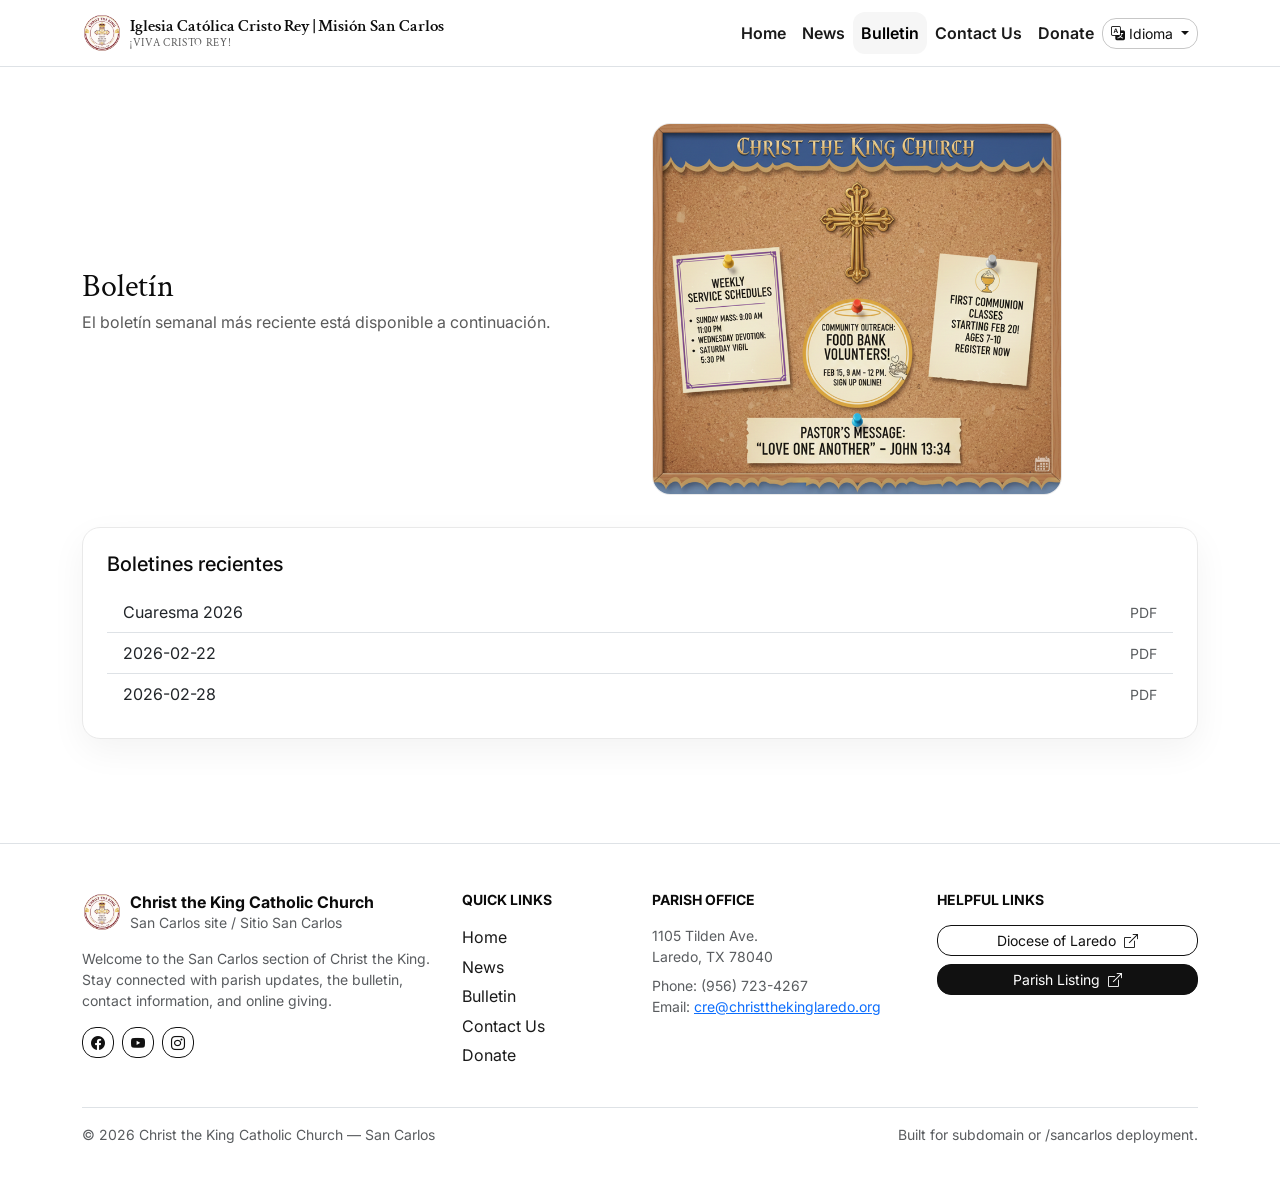
<file: bulletin.html>
<!DOCTYPE html>

<html lang="es">
<head>
<script>(function () { try { document.documentElement.classList.add('js'); var u = new URL(location.href); var l = u.searchParams.get('lang') || localStorage.getItem('ctk_lang'); if (!l) { l = (navigator.language || 'es').toLowerCase().startsWith('en') ? 'en' : 'es'; } document.documentElement.setAttribute('lang', l); document.documentElement.setAttribute('data-lang', l); } catch (e) { } })();</script>
<meta charset="utf-8"/>
<meta content="width=device-width, initial-scale=1" name="viewport"/>
<title data-i18n="pages.bulletin.t001">Boletín • Iglesia Católica Cristo Rey</title>
<meta content="Cristo Rey Iglesia Católica en Laredo, TX — horarios de Misa, ministerios, noticias, boletín y donaciones." name="description"/>
<meta content="Iglesia Católica Cristo Rey" property="og:title"/>
<meta content="Bienvenidos. Acompáñanos a Misa, ministerios y vida parroquial." property="og:description"/>
<meta content="website" property="og:type"/>
<meta content="assets/data/church-logo.png" property="og:image"/>
<meta content="summary_large_image" name="twitter:card"/>
<link href="assets/data/church-logo.png" rel="icon" type="image/png"/>
<link href="assets/data/church-logo.png" rel="apple-touch-icon"/>
<link href="https://fonts.googleapis.com" rel="preconnect"/>
<link crossorigin="" href="https://fonts.gstatic.com" rel="preconnect"/>
<link href="https://fonts.googleapis.com/css2?family=Crimson+Text:wght@400;600&amp;family=Inter:wght@400;500;600;700&amp;display=swap" rel="stylesheet"/>
<link href="https://cdn.jsdelivr.net/npm/bootstrap@5.3.3/dist/css/bootstrap.min.css" rel="stylesheet"/>
<link href="https://cdn.jsdelivr.net/npm/bootstrap-icons@1.11.3/font/bootstrap-icons.min.css" rel="stylesheet"/>
<link href="https://cdn.jsdelivr.net/npm/aos@2.3.4/dist/aos.css" rel="stylesheet"/>
<link href="assets/css/styles.css" rel="stylesheet"/><script>
(function () {
  document.documentElement.classList.add("js");
  const SUPPORTED = ["es","en"];
  function getUrlLang(){
    try{
      const u = new URL(window.location.href);
      const l = (u.searchParams.get("lang") || "").toLowerCase();
      return SUPPORTED.includes(l) ? l : null;
    }catch(e){ return null; }
  }
  let lang = getUrlLang() || localStorage.getItem("ctk_lang") || "es";
  if (!SUPPORTED.includes(lang)) lang = "es";
  document.documentElement.lang = lang;
  document.documentElement.setAttribute("data-lang", lang);
})();
</script>

<script defer="defer" src="assets/js/i18n.js"></script>
</head>
<body>
<nav class="navbar navbar-expand-lg sticky-top navbar-light bg-white border-bottom">
<div class="container flex-column flex-lg-row align-items-stretch align-items-lg-center">
<a class="navbar-brand d-flex align-items-center gap-2 w-100 w-lg-auto" href="index.html">
<img alt="Logo de la Iglesia Católica Cristo Rey" class="brand-logo" data-i18n-alt="alt.brand_logo" height="40" src="assets/data/church-logo.png" width="40"/>
<div class="d-flex flex-column lh-sm">
<span class="brand-title" data-i18n="brand.title">Iglesia Católica Cristo Rey</span>
<small class="brand-subtitle" data-i18n="brand.subtitle">¡Viva Cristo Rey!</small>
</div>
</a>
<div class="nav-controls d-flex align-items-center justify-content-between w-100 w-lg-auto ms-lg-auto order-lg-3 gap-2 mt-2 mt-lg-0">
<button aria-controls="navMain" aria-expanded="false" aria-label="Alternar navegación" class="navbar-toggler" data-bs-target="#navMain" data-bs-toggle="collapse" data-i18n-aria="pages.bulletin.ar002" type="button">
<span class="navbar-toggler-icon"></span>
</button>
<div class="dropdown lang-wrap">
<button aria-expanded="false" class="btn btn-outline-dark btn-sm dropdown-toggle" data-bs-toggle="dropdown" type="button" data-bs-display="static">
<i class="bi bi-translate me-1"></i><span data-i18n="nav.language">Idioma</span>
</button>
<ul class="dropdown-menu dropdown-menu-end shadow-sm">
<li><button class="dropdown-item d-flex align-items-center gap-2" data-set-lang="es" type="button"><i class="bi bi-check2 d-none lang-check" data-lang-check="es"></i><span data-i18n="lang.es">Español</span></button></li>
<li><button class="dropdown-item d-flex align-items-center gap-2" data-set-lang="en" type="button"><i class="bi bi-check2 d-none lang-check" data-lang-check="en"></i><span data-i18n="lang.en">Inglés</span></button></li>
</ul>
</div>
</div>
<div class="collapse navbar-collapse order-lg-2" id="navMain">
<ul class="navbar-nav ms-auto mb-2 mb-lg-0"><li class="nav-item"><a class="nav-link" href="index.html">Home</a></li><li class="nav-item"><a class="nav-link" href="news.html">News</a></li><li class="nav-item"><a aria-current="page" class="nav-link active" href="bulletin.html">Bulletin</a></li><li class="nav-item"><a class="nav-link" href="contact.html">Contact Us</a></li><li class="nav-item"><a class="nav-link" href="giving.html">Donate</a></li></ul>

</div>
</div>
</nav>
<section class="section">
<div class="container">
<div class="row align-items-center g-4">
<div class="col-lg-6" data-aos="fade-right">
<h1 class="section-title" data-i18n="pages.bulletin.t003">Boletín</h1>
<p class="section-lead" data-i18n="pages.bulletin.t004">El boletín semanal más reciente está
                        disponible a continuación.</p>
</div>
<div class="col-lg-6" data-aos="fade-left">
<img alt="Boletín" class="bulletin-img" data-i18n-alt="alt.bulletin" src="assets/data/bulleting/bulleting-img-01.png"/>
</div>
</div>
<div class="row g-3 mt-3">
<div class="col-12">
<div class="card-soft p-4" data-aos="fade-up">
<h2 class="h5 mb-3" data-i18n="pages.bulletin.t005">Latest Bulletins</h2>
<div class="list-group list-group-flush">
<a class="list-group-item list-group-item-action d-flex justify-content-between align-items-center" href="assets/data/bulleting/cuaresma-2026-pdf.pdf" rel="noopener" target="_blank"><span data-i18n="pages.bulletin.auto_cuaresma_2026">Cuaresma 2026</span><span class="small text-muted" data-i18n="pages.bulletin.t006">PDF</span>
</a>
<a class="list-group-item list-group-item-action d-flex justify-content-between align-items-center" href="assets/data/bulleting/2026-02-22.pdf" rel="noopener" target="_blank"><span>2026-02-22</span><span class="small text-muted">PDF</span>
</a>
<a class="list-group-item list-group-item-action d-flex justify-content-between align-items-center" href="assets/data/bulleting/2026-02-28.pdf" rel="noopener" target="_blank"><span>2026-02-28</span><span class="small text-muted">PDF</span>
</a>
</div>
</div>
</div>
</div>
</div>
</section>
<footer class="footer mt-5 border-top">
<div class="container py-5">
<div class="row g-4">
<div class="col-lg-4">
<div class="d-flex align-items-center gap-2 mb-3">
<img alt="Christ the King Catholic Church logo" class="brand-logo" height="40" src="assets/data/church-logo.png" width="40"/>
<div class="lh-sm">
<div class="fw-bold">Christ the King Catholic Church</div>
<small class="text-muted">San Carlos site / Sitio San Carlos</small>
</div>
</div>
<p class="text-muted small mb-3">Welcome to the San Carlos section of Christ the King. Stay connected with parish updates, the bulletin, contact information, and online giving.</p>
<div class="d-flex gap-2 flex-wrap">
<a aria-label="Facebook" class="social btn btn-outline-dark btn-sm" href="https://www.facebook.com/share/16rQ1C52ZN/?mibextid=wwXIfr"><i class="bi bi-facebook"></i></a>
<a aria-label="YouTube" class="social btn btn-outline-dark btn-sm" href="https://www.youtube.com/@ChristTheKingLaredoTX"><i class="bi bi-youtube"></i></a>
<a aria-label="Instagram" class="social btn btn-outline-dark btn-sm" href="https://www.instagram.com/christthekinglaredo?igsh=MzJka3QwM2VocGp4"><i class="bi bi-instagram"></i></a>
</div>
</div>
<div class="col-6 col-lg-2">
<h6 class="text-uppercase small fw-bold mb-3">Quick Links</h6>
<ul class="list-unstyled footer-list">
<li><a class="footer-link" href="index.html">Home</a></li>
<li><a class="footer-link" href="news.html">News</a></li>
<li><a class="footer-link" href="bulletin.html">Bulletin</a></li>
<li><a class="footer-link" href="contact.html">Contact Us</a></li>
<li><a class="footer-link" href="giving.html">Donate</a></li>
</ul>
</div>
<div class="col-6 col-lg-3">
<h6 class="text-uppercase small fw-bold mb-3">Parish Office</h6>
<p class="small text-muted mb-2">1105 Tilden Ave.<br/>Laredo, TX 78040</p>
<p class="small text-muted mb-0">Phone: (956) 723-4267<br/>Email: <a href="mailto:cre@christthekinglaredo.org">cre@christthekinglaredo.org</a></p>
</div>
<div class="col-lg-3">
<h6 class="text-uppercase small fw-bold mb-3">Helpful Links</h6>
<div class="d-grid gap-2">
<a class="btn btn-outline-dark btn-sm" href="https://dioceseoflaredo.org/" rel="noopener" target="_blank">Diocese of Laredo <i class="bi bi-box-arrow-up-right ms-1"></i></a>
<a class="btn btn-dark btn-sm" href="https://discovermass.com/church/christ-the-king-laredo-tx/" rel="noopener" target="_blank">Parish Listing <i class="bi bi-box-arrow-up-right ms-1"></i></a>
</div>
</div>
</div>
<div class="d-flex flex-column flex-md-row justify-content-between align-items-start align-items-md-center gap-2 small mt-4 pt-3 border-top">
<div class="text-muted">© 2026 Christ the King Catholic Church — San Carlos</div>
<div class="text-muted">Built for subdomain or /sancarlos deployment.</div>
</div>
</div>
</footer>
<script src="https://cdn.jsdelivr.net/npm/bootstrap@5.3.3/dist/js/bootstrap.bundle.min.js"></script>
<script src="https://cdn.jsdelivr.net/npm/aos@2.3.4/dist/aos.js"></script>
<script src="assets/js/main.js"></script>
<!-- -->
</body>
</html>
</file>
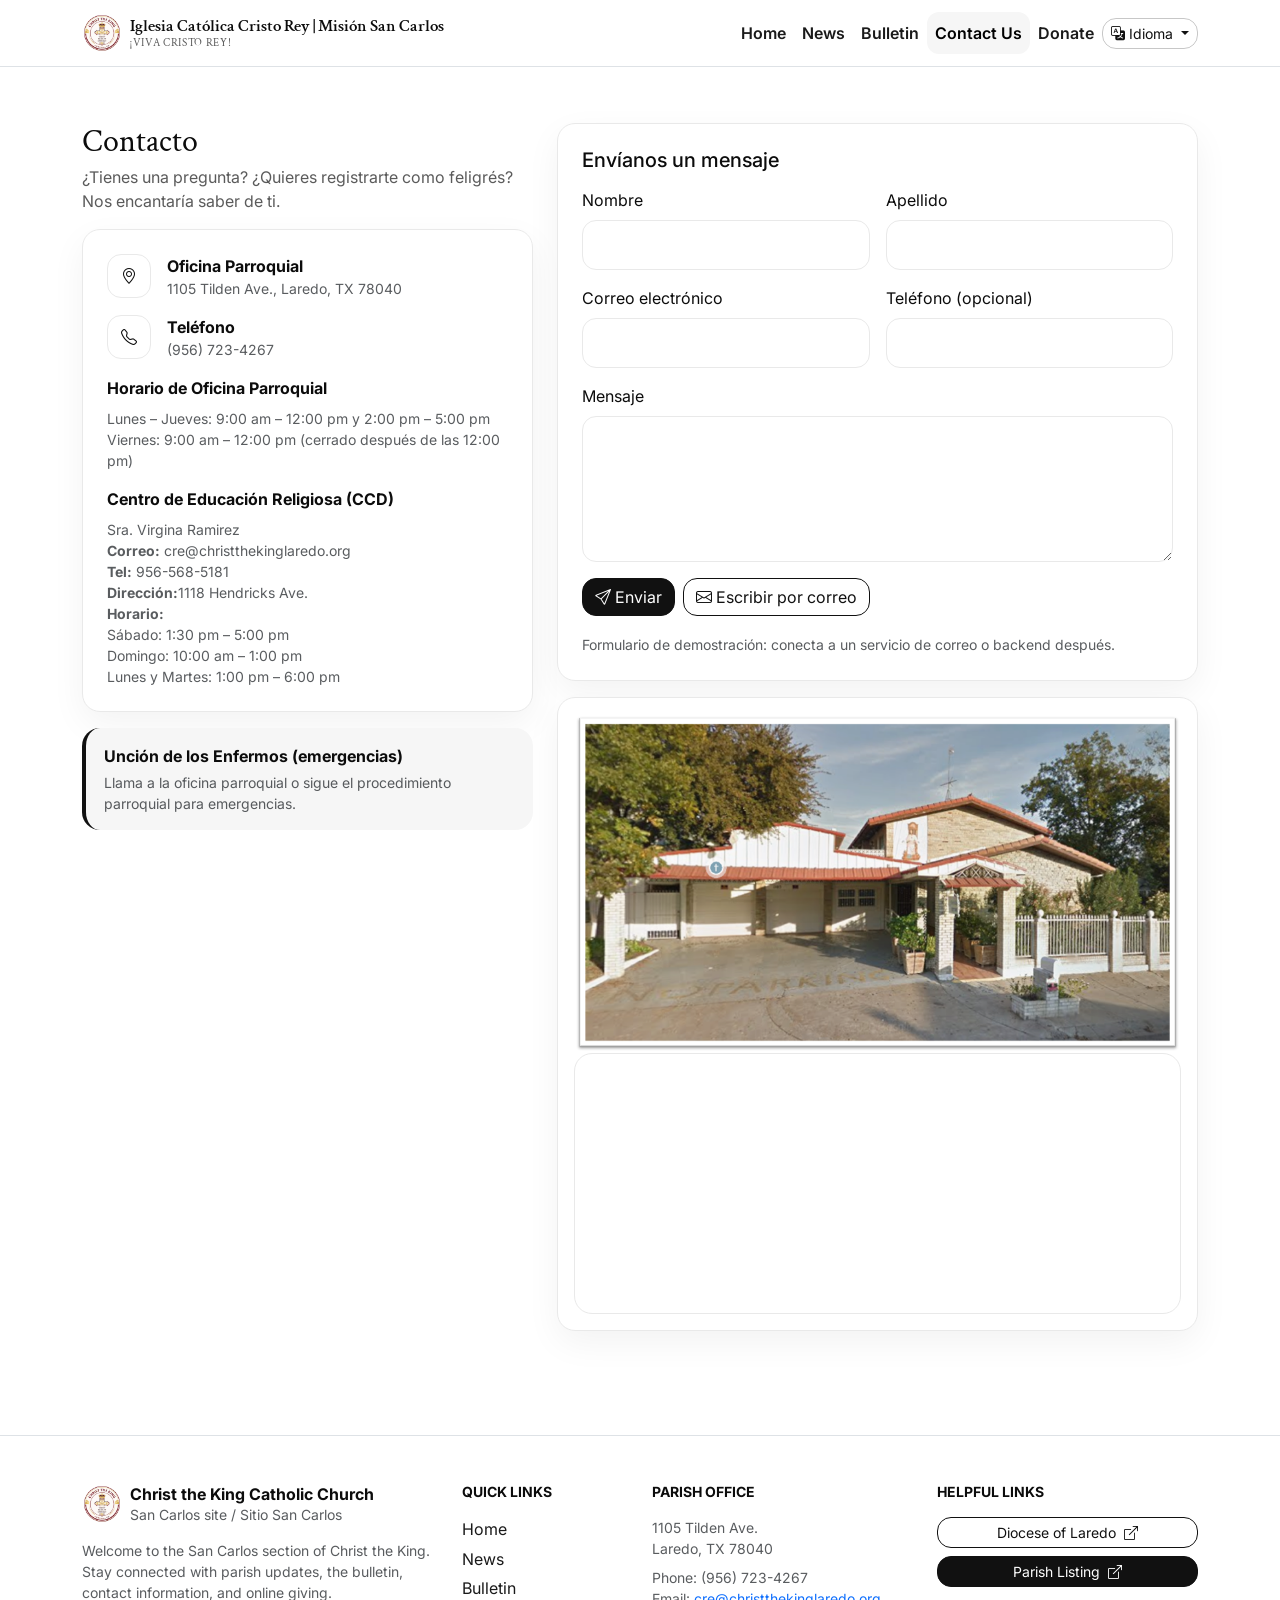
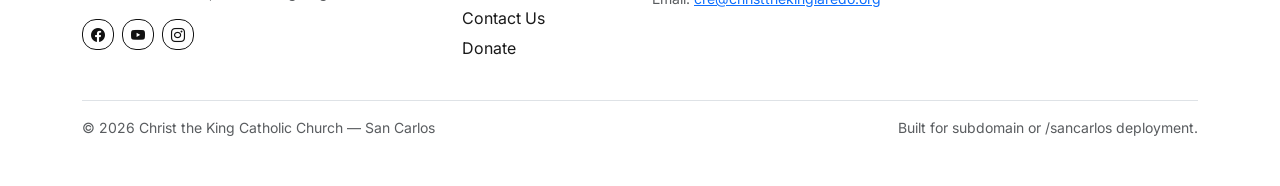
<file: contact.html>
<!DOCTYPE html>

<html lang="es">
<head><script>(function(){try{document.documentElement.classList.add('js');var u=new URL(location.href);var l=u.searchParams.get('lang')||localStorage.getItem('ctk_lang');if(!l){l=(navigator.language||'es').toLowerCase().startsWith('en')?'en':'es';}document.documentElement.setAttribute('lang',l);document.documentElement.setAttribute('data-lang',l);}catch(e){}})();</script>
<meta charset="utf-8"/>
<meta content="width=device-width, initial-scale=1" name="viewport"/>
<title data-i18n="pages.contact.t001">Contacto • Iglesia Católica Cristo Rey</title>
<meta content="Cristo Rey Iglesia Católica en Laredo, TX — horarios de Misa, ministerios, noticias, boletín y donaciones." name="description"/>
<meta content="Iglesia Católica Cristo Rey" property="og:title"/>
<meta content="Bienvenidos. Acompáñanos a Misa, ministerios y vida parroquial." property="og:description"/>
<meta content="website" property="og:type"/>
<meta content="assets/data/church-logo.png" property="og:image"/>
<meta content="summary_large_image" name="twitter:card"/>
<link href="assets/data/church-logo.png" rel="icon" type="image/png"/>
<link href="assets/data/church-logo.png" rel="apple-touch-icon"/>
<link href="https://fonts.googleapis.com" rel="preconnect"/>
<link crossorigin="" href="https://fonts.gstatic.com" rel="preconnect"/>
<link href="https://fonts.googleapis.com/css2?family=Crimson+Text:wght@400;600&amp;family=Inter:wght@400;500;600;700&amp;display=swap" rel="stylesheet"/>
<link href="https://cdn.jsdelivr.net/npm/bootstrap@5.3.3/dist/css/bootstrap.min.css" rel="stylesheet"/>
<link href="https://cdn.jsdelivr.net/npm/bootstrap-icons@1.11.3/font/bootstrap-icons.min.css" rel="stylesheet"/>
<link href="https://cdn.jsdelivr.net/npm/aos@2.3.4/dist/aos.css" rel="stylesheet"/>
<link href="assets/css/styles.css" rel="stylesheet"/><script>
(function () {
  document.documentElement.classList.add("js");
  const SUPPORTED = ["es","en"];
  function getUrlLang(){
    try{
      const u = new URL(window.location.href);
      const l = (u.searchParams.get("lang") || "").toLowerCase();
      return SUPPORTED.includes(l) ? l : null;
    }catch(e){ return null; }
  }
  let lang = getUrlLang() || localStorage.getItem("ctk_lang") || "es";
  if (!SUPPORTED.includes(lang)) lang = "es";
  document.documentElement.lang = lang;
  document.documentElement.setAttribute("data-lang", lang);
})();
</script>

<script defer="defer" src="assets/js/i18n.js"></script></head>
<body>
<nav class="navbar navbar-expand-lg sticky-top navbar-light bg-white border-bottom">
<div class="container flex-column flex-lg-row align-items-stretch align-items-lg-center">
<a class="navbar-brand d-flex align-items-center gap-2 w-100 w-lg-auto" href="index.html">
<img alt="Logo de la Iglesia Católica Cristo Rey" class="brand-logo" data-i18n-alt="alt.brand_logo" height="40" src="assets/data/church-logo.png" width="40"/>
<div class="d-flex flex-column lh-sm">
<span class="brand-title" data-i18n="brand.title">Iglesia Católica Cristo Rey</span>
<small class="brand-subtitle" data-i18n="brand.subtitle">¡Viva Cristo Rey!</small>
</div>
</a>
<div class="nav-controls d-flex align-items-center justify-content-between w-100 w-lg-auto ms-lg-auto order-lg-3 gap-2 mt-2 mt-lg-0">
<button aria-controls="navMain" aria-expanded="false" aria-label="Alternar navegación" class="navbar-toggler" data-bs-target="#navMain" data-bs-toggle="collapse" data-i18n-aria="pages.contact.ar002" type="button">
<span class="navbar-toggler-icon"></span>
</button>
<div class="dropdown lang-wrap">
<button aria-expanded="false" class="btn btn-outline-dark btn-sm dropdown-toggle" data-bs-toggle="dropdown" type="button" data-bs-display="static">
<i class="bi bi-translate me-1"></i><span data-i18n="nav.language">Idioma</span>
</button>
<ul class="dropdown-menu dropdown-menu-end shadow-sm">
<li><button class="dropdown-item d-flex align-items-center gap-2" data-set-lang="es" type="button"><i class="bi bi-check2 d-none lang-check" data-lang-check="es"></i><span data-i18n="lang.es">Español</span></button></li>
<li><button class="dropdown-item d-flex align-items-center gap-2" data-set-lang="en" type="button"><i class="bi bi-check2 d-none lang-check" data-lang-check="en"></i><span data-i18n="lang.en">Inglés</span></button></li>
</ul>
</div>
</div>
<div class="collapse navbar-collapse order-lg-2" id="navMain">
<ul class="navbar-nav ms-auto mb-2 mb-lg-0"><li class="nav-item"><a class="nav-link" href="index.html">Home</a></li><li class="nav-item"><a class="nav-link" href="news.html">News</a></li><li class="nav-item"><a class="nav-link" href="bulletin.html">Bulletin</a></li><li class="nav-item"><a aria-current="page" class="nav-link active" href="contact.html">Contact Us</a></li><li class="nav-item"><a class="nav-link" href="giving.html">Donate</a></li></ul>

</div>
</div>
</nav>
<section class="section">
<div class="container">
<div class="row align-items-start g-4">
<div class="col-lg-5" data-aos="fade-right">
<h1 class="section-title" data-i18n="pages.contact.t003">Contacto</h1>
<p class="section-lead" data-i18n="pages.contact.t004">¿Tienes una pregunta? ¿Quieres registrarte como feligrés? Nos encantaría saber de ti.</p>
<div class="card-soft p-4">
<div class="d-flex gap-3 align-items-start mb-3">
<div class="icon-pill"><i class="bi bi-geo-alt"></i></div>
<div>
<div class="fw-bold" data-i18n="pages.contact.t005">Oficina Parroquial</div>
<div class="small text-muted" data-i18n="pages.contact.t006">1105 Tilden Ave., Laredo, TX 78040</div>
</div>
</div>
<div class="d-flex gap-3 align-items-start mb-3">
<div class="icon-pill"><i class="bi bi-telephone"></i></div>
<div>
<div class="fw-bold" data-i18n="pages.contact.t007">Teléfono</div>
<div class="small text-muted" data-i18n="pages.contact.t008">(956) 723-4267</div>
</div>
</div>
<div class="divider my-3"></div>
<div class="fw-bold mb-2" data-i18n="pages.contact.t009">Horario de Oficina Parroquial</div>
<div class="small text-muted"><span data-i18n="pages.contact.auto_lunes_jueves_9_00_am_12_00_mediod_a_y_2_">Lunes – Jueves: 9:00 am – 12:00 pm y 2:00 pm – 5:00 pm</span><br/><span data-i18n="pages.contact.auto_viernes_9_00_am_12_00_mediod_a_cerrado_d">Viernes: 9:00 am – 12:00 pm (cerrado después de las 12:00 pm)</span></div>
<div class="divider my-3"></div>
<div class="fw-bold mb-2" data-i18n="pages.contact.t010">Centro de Educación Religiosa (CCD)</div>
<div class="small text-muted"><span data-i18n="pages.contact.auto_sra_virgina_ramirez">Sra. Virgina Ramirez</span><br/>
<strong data-i18n="pages.contact.t011">Correo:</strong> cre@christthekinglaredo.org<br/>
<strong data-i18n="pages.contact.t012">Tel:</strong> 956-568-5181<br/>
<strong data-i18n="pages.contact.t013">Dirección:</strong><span data-i18n="pages.contact.auto_1118_hendricks_ave">1118 Hendricks Ave.</span><br/>
<strong data-i18n="pages.contact.t014">Horario:</strong><br/><span data-i18n="pages.contact.auto_s_bado_1_30_pm_5_00_pm">Sábado: 1:30 pm – 5:00 pm</span><br/><span data-i18n="pages.contact.auto_domingo_10_00_am_1_00_pm">Domingo: 10:00 am – 1:00 pm</span><br/><span data-i18n="pages.contact.auto_lunes_y_martes_1_00_pm_6_00_pm">Lunes y Martes: 1:00 pm – 6:00 pm</span></div>
</div>
<div class="notice mt-3">
<div class="fw-bold mb-1" data-i18n="pages.contact.t015">Unción de los Enfermos (emergencias)</div>
<div class="small text-muted" data-i18n="pages.contact.t016">Llama a la oficina parroquial o sigue el procedimiento parroquial para
              emergencias.</div>
</div>
</div>
<div class="col-lg-7" data-aos="fade-left">
<div class="card-soft p-4">
<h2 class="h5 mb-3" data-i18n="pages.contact.t017">Envíanos un mensaje</h2>
<form id="contactForm">
<div class="row g-3">
<div class="col-md-6">
<label class="form-label" data-i18n="pages.contact.t018">Nombre</label>
<input class="form-control" required=""/>
</div>
<div class="col-md-6">
<label class="form-label" data-i18n="pages.contact.t019">Apellido</label>
<input class="form-control" required=""/>
</div>
<div class="col-md-6">
<label class="form-label" data-i18n="pages.contact.t020">Correo electrónico</label>
<input class="form-control" required="" type="email"/>
</div>
<div class="col-md-6">
<label class="form-label" data-i18n="pages.contact.t021">Teléfono (opcional)</label>
<input class="form-control"/>
</div>
<div class="col-12">
<label class="form-label" data-i18n="pages.contact.t022">Mensaje</label>
<textarea class="form-control" required="" rows="5"></textarea>
</div>
<div class="col-12 d-flex gap-2 flex-wrap">
<button class="btn btn-dark" type="submit"><i class="bi bi-send me-1"></i><span data-i18n="pages.contact.auto_enviar">Enviar</span></button>
<a class="btn btn-outline-dark" href="mailto:cre@christthekinglaredo.org"><i class="bi bi-envelope me-1"></i><span data-i18n="pages.contact.auto_escribir_por_correo">Escribir por correo</span></a>
</div>
<div class="col-12">
<small class="text-muted" data-i18n="pages.contact.t023">Formulario de demostración: conecta a un servicio de correo o backend
                    después.</small>
</div>
</div>
</form>
</div>
<div class="card-soft p-3 mt-3">
<img alt="Imagen de la oficina" class="img-fluid rounded" data-i18n-alt="alt.office_image" src="assets/data/contact/office-img.png"/>
<div class="ratio ratio-21x9" style="border-radius: 18px; overflow:hidden; border:1px solid var(--ctk-border);">
<iframe allowfullscreen="" height="450" loading="lazy" referrerpolicy="no-referrer-when-downgrade" src="https://www.google.com/maps/embed?pb=!1m18!1m12!1m3!1d3538.8216360879273!2d-99.48992272401321!3d27.505922034345666!2m3!1f0!2f0!3f0!3m2!1i1024!2i768!4f13.1!3m3!1m2!1s0x866123d87aca3219%3A0xaea43c18222149d5!2s1105%20Tilden%20Ave%2C%20Laredo%2C%20TX%2078040!5e0!3m2!1sen!2sus!4v1771526984975!5m2!1sen!2sus" style="border:0;" width="600"></iframe>
</div>
</div>
</div>
</div>
</div>
</section>
<div class="position-fixed bottom-0 end-0 p-3" style="z-index: 1080">
<div aria-atomic="true" aria-live="assertive" class="toast" id="toastSent" role="alert">
<div class="toast-header">
<strong class="me-auto" data-i18n="pages.contact.t024">Mensaje enviado</strong>
<small class="text-muted" data-i18n="pages.contact.t025">Now</small>
<button aria-label="Close" class="btn-close" data-bs-dismiss="toast" data-i18n-aria="pages.contact.ar026" type="button"></button>
</div>
<div class="toast-body" data-i18n="pages.contact.t027">¡Gracias! Esto es una demostración: conecta el formulario a correo o a un backend para
        recibir mensajes.</div>
</div>
</div>
<footer class="footer mt-5 border-top">
<div class="container py-5">
<div class="row g-4">
<div class="col-lg-4">
<div class="d-flex align-items-center gap-2 mb-3">
<img alt="Christ the King Catholic Church logo" class="brand-logo" height="40" src="assets/data/church-logo.png" width="40"/>
<div class="lh-sm">
<div class="fw-bold">Christ the King Catholic Church</div>
<small class="text-muted">San Carlos site / Sitio San Carlos</small>
</div>
</div>
<p class="text-muted small mb-3">Welcome to the San Carlos section of Christ the King. Stay connected with parish updates, the bulletin, contact information, and online giving.</p>
<div class="d-flex gap-2 flex-wrap">
<a aria-label="Facebook" class="social btn btn-outline-dark btn-sm" href="https://www.facebook.com/share/16rQ1C52ZN/?mibextid=wwXIfr"><i class="bi bi-facebook"></i></a>
<a aria-label="YouTube" class="social btn btn-outline-dark btn-sm" href="https://www.youtube.com/@ChristTheKingLaredoTX"><i class="bi bi-youtube"></i></a>
<a aria-label="Instagram" class="social btn btn-outline-dark btn-sm" href="https://www.instagram.com/christthekinglaredo?igsh=MzJka3QwM2VocGp4"><i class="bi bi-instagram"></i></a>
</div>
</div>
<div class="col-6 col-lg-2">
<h6 class="text-uppercase small fw-bold mb-3">Quick Links</h6>
<ul class="list-unstyled footer-list">
<li><a class="footer-link" href="index.html">Home</a></li>
<li><a class="footer-link" href="news.html">News</a></li>
<li><a class="footer-link" href="bulletin.html">Bulletin</a></li>
<li><a class="footer-link" href="contact.html">Contact Us</a></li>
<li><a class="footer-link" href="giving.html">Donate</a></li>
</ul>
</div>
<div class="col-6 col-lg-3">
<h6 class="text-uppercase small fw-bold mb-3">Parish Office</h6>
<p class="small text-muted mb-2">1105 Tilden Ave.<br/>Laredo, TX 78040</p>
<p class="small text-muted mb-0">Phone: (956) 723-4267<br/>Email: <a href="mailto:cre@christthekinglaredo.org">cre@christthekinglaredo.org</a></p>
</div>
<div class="col-lg-3">
<h6 class="text-uppercase small fw-bold mb-3">Helpful Links</h6>
<div class="d-grid gap-2">
<a class="btn btn-outline-dark btn-sm" href="https://dioceseoflaredo.org/" rel="noopener" target="_blank">Diocese of Laredo <i class="bi bi-box-arrow-up-right ms-1"></i></a>
<a class="btn btn-dark btn-sm" href="https://discovermass.com/church/christ-the-king-laredo-tx/" rel="noopener" target="_blank">Parish Listing <i class="bi bi-box-arrow-up-right ms-1"></i></a>
</div>
</div>
</div>
<div class="d-flex flex-column flex-md-row justify-content-between align-items-start align-items-md-center gap-2 small mt-4 pt-3 border-top">
<div class="text-muted">© 2026 Christ the King Catholic Church — San Carlos</div>
<div class="text-muted">Built for subdomain or /sancarlos deployment.</div>
</div>
</div>
</footer>
<script src="https://cdn.jsdelivr.net/npm/bootstrap@5.3.3/dist/js/bootstrap.bundle.min.js"></script>
<script src="https://cdn.jsdelivr.net/npm/aos@2.3.4/dist/aos.js"></script>
<script src="assets/js/main.js"></script>
<!-- -->
</body>
</html>
</file>
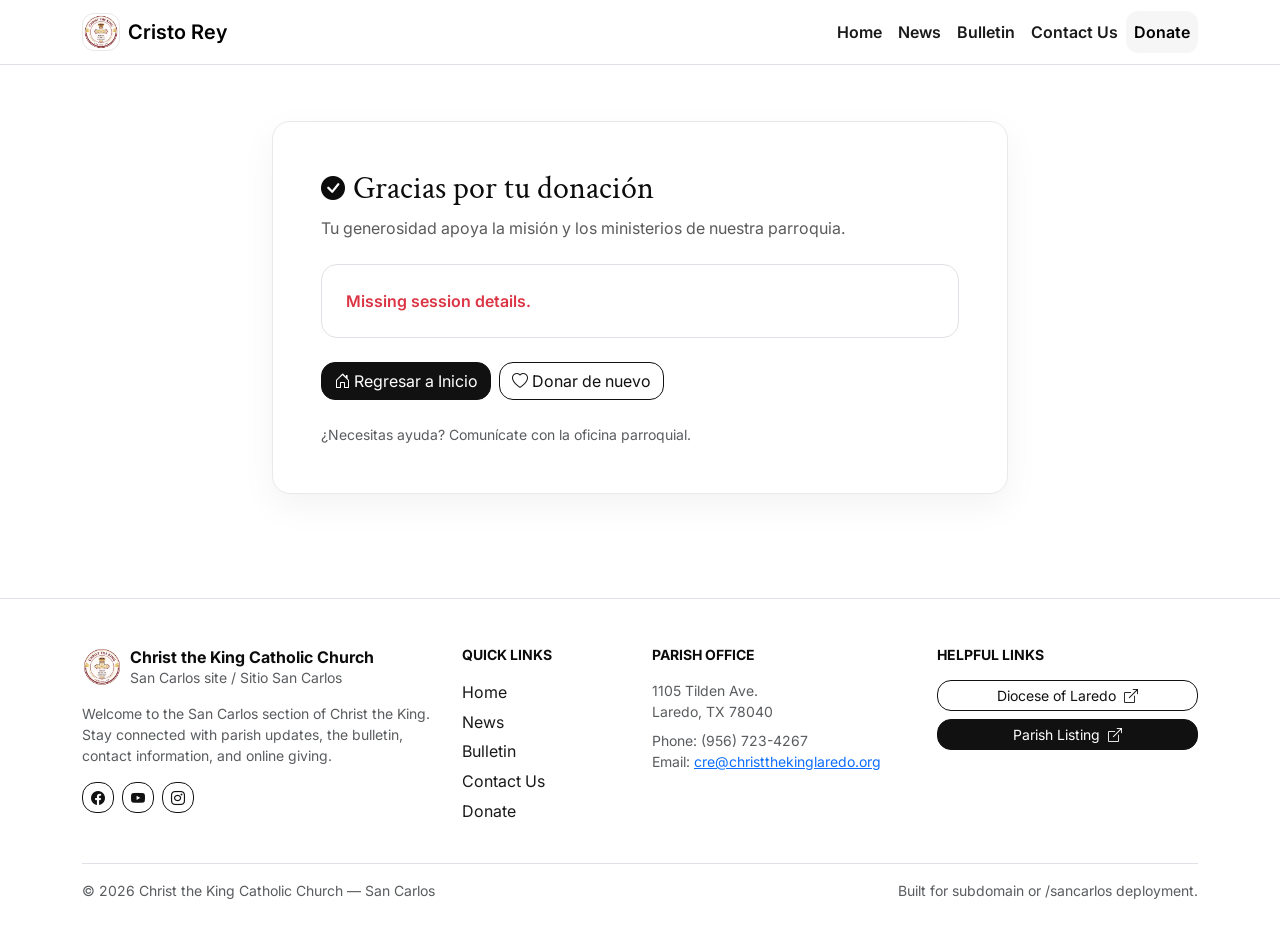
<file: giving-success.html>
<!DOCTYPE html>

<html lang="es">
<head><script>(function(){try{document.documentElement.classList.add('js');var u=new URL(location.href);var l=u.searchParams.get('lang')||localStorage.getItem('ctk_lang');if(!l){l=(navigator.language||'es').toLowerCase().startsWith('en')?'en':'es';}document.documentElement.setAttribute('lang',l);document.documentElement.setAttribute('data-lang',l);}catch(e){}})();</script>
<meta charset="utf-8"/>
<meta content="width=device-width, initial-scale=1" name="viewport"/>
<title data-i18n="pages.giving-success.t001">Donation Complete • San Carlos • Christ the King Catholic Church</title>
<meta content="Cristo Rey Iglesia Católica en Laredo, TX — horarios de Misa, ministerios, noticias, boletín y donaciones." name="description"/>
<link href="assets/data/church-logo.png" rel="icon" type="image/png"/>
<link href="https://fonts.googleapis.com" rel="preconnect"/>
<link crossorigin="" href="https://fonts.gstatic.com" rel="preconnect"/>
<link href="https://fonts.googleapis.com/css2?family=Crimson+Text:wght@400;600&amp;family=Inter:wght@400;500;600;700&amp;display=swap" rel="stylesheet"/>
<link href="https://cdn.jsdelivr.net/npm/bootstrap@5.3.3/dist/css/bootstrap.min.css" rel="stylesheet"/>
<link href="https://cdn.jsdelivr.net/npm/bootstrap-icons@1.11.3/font/bootstrap-icons.min.css" rel="stylesheet"/>
<link href="assets/css/styles.css" rel="stylesheet"/><script>
(function () {
  document.documentElement.classList.add("js");
  const SUPPORTED = ["es","en"];
  function getUrlLang(){
    try{
      const u = new URL(window.location.href);
      const l = (u.searchParams.get("lang") || "").toLowerCase();
      return SUPPORTED.includes(l) ? l : null;
    }catch(e){ return null; }
  }
  let lang = getUrlLang() || localStorage.getItem("ctk_lang") || "es";
  if (!SUPPORTED.includes(lang)) lang = "es";
  document.documentElement.lang = lang;
  document.documentElement.setAttribute("data-lang", lang);
})();
</script>

<script defer="defer" src="assets/js/i18n.js"></script></head>
<body>
<nav class="navbar navbar-expand-lg sticky-top navbar-light bg-white border-bottom">
<div class="container flex-column flex-lg-row align-items-stretch align-items-lg-center">
<a class="navbar-brand d-flex align-items-center gap-2 w-100 w-lg-auto" href="index.html">
<img alt="Cristo Rey" class="brand-mark" data-i18n-alt="alt.christ_the_king" src="assets/data/church-logo.png"/>
<span class="fw-semibold" data-i18n="pages.giving-success.t002">Cristo Rey</span>
</a>
<button aria-controls="nav" aria-expanded="false" aria-label="Alternar navegación" class="navbar-toggler" data-bs-target="#nav" data-bs-toggle="collapse" data-i18n-aria="pages.giving-success.ar003" type="button">
<span class="navbar-toggler-icon"></span>
</button>
<div class="collapse navbar-collapse" id="nav">
<ul class="navbar-nav ms-auto"><li class="nav-item"><a class="nav-link" href="index.html">Home</a></li><li class="nav-item"><a class="nav-link" href="news.html">News</a></li><li class="nav-item"><a class="nav-link" href="bulletin.html">Bulletin</a></li><li class="nav-item"><a class="nav-link" href="contact.html">Contact Us</a></li><li class="nav-item"><a aria-current="page" class="nav-link active" href="giving.html">Donate</a></li></ul>
</div>
</div>
</nav>
<section class="section">
<div class="container">
<div class="row justify-content-center">
<div class="col-lg-8">
<div class="card-soft p-4 p-md-5">
<div class="d-flex align-items-center gap-2 mb-2">
<i class="bi bi-check-circle-fill fs-4"></i>
<h1 class="section-title mb-0" data-i18n="pages.giving-success.t004">Gracias por tu donación</h1>
</div>
<p class="section-lead mb-4" data-i18n="pages.giving-success.t005">Tu generosidad apoya la misión y los ministerios de nuestra parroquia.</p>
<div class="border rounded-4 p-3 p-md-4 bg-white" id="receiptBox">
<div class="text-muted small" data-i18n="pages.giving-success.t006">Cargando detalles del recibo…</div>
</div>
<div class="d-flex flex-column flex-sm-row gap-2 mt-4">
<a class="btn btn-dark" href="index.html"><i class="bi bi-house-door me-1"></i><span data-i18n="pages.giving-success.auto_regresar_a_inicio">Regresar a Inicio</span></a>
<a class="btn btn-outline-dark" href="giving.html"><i class="bi bi-heart me-1"></i><span data-i18n="pages.giving-success.t010">Donar de nuevo</span></a>
</div>
<p class="text-muted small mt-4 mb-0" data-i18n="pages.giving-success.t007">¿Necesitas ayuda? Comunícate con la oficina parroquial.</p>
</div>
</div>
</div>
</div>
</section>
<script src="https://cdn.jsdelivr.net/npm/bootstrap@5.3.3/dist/js/bootstrap.bundle.min.js"></script>
<script src="assets/js/main.js"></script>
<script>
  (function () {
    // GitHub Pages frontend -> Netlify backend
    const BACKEND_BASE = "https://christ-the-king-stripe-server.netlify.app";

    const t = (k, f = "") => (window.CTK_I18N ? window.CTK_I18N.t(k, f) : (f || ""));
    const getLang = () => (window.CTK_I18N && window.CTK_I18N.getLang ? window.CTK_I18N.getLang() : (document.documentElement.getAttribute("lang") || "es"));
    const getLocale = () => (getLang() === "en" ? "en-US" : "es-MX");

    const box = document.getElementById("receiptBox");
    const params = new URLSearchParams(window.location.search);
    const sessionId = params.get("session_id");

    const escapeHtml = (s) => String(s ?? "")
      .replaceAll("&", "&amp;")
      .replaceAll("<", "&lt;")
      .replaceAll(">", "&gt;")
      .replaceAll('"', "&quot;")
      .replaceAll("'", "&#039;");

    const formatMoney = (amountTotal, currency) => {
      if (amountTotal == null) return "";
      const amt = (Number(amountTotal) / 100);
      const cur = (currency || "usd").toUpperCase();
      return `$${amt.toFixed(2)} (${cur})`;
    };

    const prettyStatus = (s) => {
      const val = (s || "").toString().toLowerCase();
      if (!val) return t("js.receipt.status_unknown", "Unknown");
      if (val === "paid") return t("js.receipt.status_paid", "Paid");
      if (val === "unpaid") return t("js.receipt.status_unpaid", "Unpaid");
      if (val === "no_payment_required") return t("js.receipt.status_no_payment_required", "No payment required");
      // fallback: best-effort humanization
      return val.replaceAll("_", " ").replace(/\b\w/g, c => c.toUpperCase());
    };

    const prettyFrequency = (f) => {
      const val = (f || "").toString().toLowerCase();
      if (!val) return t("js.receipt.freq_one_time", "One-time");
      if (val === "one_time" || val === "one-time") return t("js.receipt.freq_one_time", "One-time");
      if (val === "week" || val === "weekly") return t("js.receipt.freq_weekly", "Weekly");
      if (val === "month" || val === "monthly") return t("js.receipt.freq_monthly", "Monthly");
      return val.replaceAll("_", " ").replace(/\b\w/g, c => c.toUpperCase());
    };

    const normalizeFund = (fund) => {
      const f = (fund || "").trim();
      if (!f) return t("js.receipt.fund_general_offertory", "General Offertory");
      if (f.toLowerCase() === "general offertory") return t("js.receipt.fund_general_offertory", "General Offertory");
      return f; // unknown/custom fund name
    };

    // Keep last fetched data so we can re-render if language changes
    let lastData = null;

    const render = (data) => {
      const rawName =
        data?.customer_details?.name ||
        data?.customer_details?.billing_details?.name ||
        data?.metadata?.donorName ||
        "";

      const name = rawName ? rawName : t("js.receipt.anonymous_donor", "Anonymous Donor");

      const rawEmail =
        data?.customer_email ||
        data?.customer_details?.email ||
        "";

      const email = rawEmail ? rawEmail : t("js.receipt.none", "None");

      // Fund/Frequency are best pulled from metadata (set during Checkout Session creation)
      const fund = normalizeFund(data?.metadata?.fund);
      const frequency = prettyFrequency(data?.metadata?.frequency);

      const status = prettyStatus(data?.payment_status || data?.status);
      const amountStr = formatMoney(data?.amount_total, data?.currency);

      box.innerHTML = `
        <div class="d-flex align-items-center justify-content-between flex-wrap gap-2 mb-2">
          <div class="fw-semibold">${escapeHtml(t("js.receipt.title", "Donation Receipt"))}</div>
          <span class="badge text-bg-light border">
            <i class="bi bi-shield-check me-1"></i> ${escapeHtml(t("js.receipt.verified", "Verified"))}
          </span>
        </div>

        <div class="row g-2 small">
          <div class="col-12 col-md-6">
            <div class="text-muted">${escapeHtml(t("js.receipt.label_status", "Status"))}</div>
            <div class="fw-semibold">${escapeHtml(status)}</div>
          </div>

          <div class="col-12 col-md-6">
            <div class="text-muted">${escapeHtml(t("js.receipt.label_name", "Name"))}</div>
            <div class="fw-semibold">${escapeHtml(name)}</div>
          </div>

          <div class="col-12 col-md-6">
            <div class="text-muted">${escapeHtml(t("js.receipt.label_amount", "Amount"))}</div>
            <div class="fw-semibold">${amountStr ? escapeHtml(amountStr) : "—"}</div>
          </div>

          <div class="col-12 col-md-6">
            <div class="text-muted">${escapeHtml(t("js.receipt.label_email", "Email"))}</div>
            <div class="fw-semibold">${escapeHtml(email)}</div>
          </div>

          <div class="col-12 col-md-6">
            <div class="text-muted">${escapeHtml(t("js.receipt.label_fund", "Fund"))}</div>
            <div class="fw-semibold">${escapeHtml(fund)}</div>
          </div>

          <div class="col-12 col-md-6">
            <div class="text-muted">${escapeHtml(t("js.receipt.label_frequency", "Frequency"))}</div>
            <div class="fw-semibold">${escapeHtml(frequency)}</div>
          </div>
        </div>
      `;
    };

    if (!sessionId) {
      box.innerHTML = `<div class="text-danger fw-semibold">${escapeHtml(t("js.receipt.missing_session_details", "Missing session details."))}</div>`;
      return;
    }

    const url = `${BACKEND_BASE}/.netlify/functions/get-checkout-session?session_id=${encodeURIComponent(sessionId)}`;

    fetch(url, { method: "GET", cache: "no-store" })
      .then(async (r) => {
        let data = {};
        try { data = await r.json(); } catch (_) {}

        if (!r.ok) {
          // Don't show raw server message (may be English); keep it in console.
          console.warn("Receipt fetch failed:", r.status, data);
          throw new Error("RECEIPT_FETCH_FAILED");
        }
        if (data.error) {
          console.warn("Receipt error:", data.error);
          throw new Error("RECEIPT_FETCH_FAILED");
        }
        return data;
      })
      .then(data => {
        lastData = data;
        render(data);
      })
      .catch(err => {
        console.error(err);
        box.innerHTML = `<div class="text-danger fw-semibold">${escapeHtml(t("js.receipt.load_error", "Could not load receipt details."))}</div>`;
      });

    // If user toggles language after the receipt is loaded, re-render labels
    window.addEventListener("ctk:langchange", () => {
      if (lastData) render(lastData);
    });
  })();
</script>
<footer class="footer mt-5 border-top">
<div class="container py-5">
<div class="row g-4">
<div class="col-lg-4">
<div class="d-flex align-items-center gap-2 mb-3">
<img alt="Christ the King Catholic Church logo" class="brand-logo" height="40" src="assets/data/church-logo.png" width="40"/>
<div class="lh-sm">
<div class="fw-bold">Christ the King Catholic Church</div>
<small class="text-muted">San Carlos site / Sitio San Carlos</small>
</div>
</div>
<p class="text-muted small mb-3">Welcome to the San Carlos section of Christ the King. Stay connected with parish updates, the bulletin, contact information, and online giving.</p>
<div class="d-flex gap-2 flex-wrap">
<a aria-label="Facebook" class="social btn btn-outline-dark btn-sm" href="https://www.facebook.com/share/16rQ1C52ZN/?mibextid=wwXIfr"><i class="bi bi-facebook"></i></a>
<a aria-label="YouTube" class="social btn btn-outline-dark btn-sm" href="https://www.youtube.com/@ChristTheKingLaredoTX"><i class="bi bi-youtube"></i></a>
<a aria-label="Instagram" class="social btn btn-outline-dark btn-sm" href="https://www.instagram.com/christthekinglaredo?igsh=MzJka3QwM2VocGp4"><i class="bi bi-instagram"></i></a>
</div>
</div>
<div class="col-6 col-lg-2">
<h6 class="text-uppercase small fw-bold mb-3">Quick Links</h6>
<ul class="list-unstyled footer-list">
<li><a class="footer-link" href="index.html">Home</a></li>
<li><a class="footer-link" href="news.html">News</a></li>
<li><a class="footer-link" href="bulletin.html">Bulletin</a></li>
<li><a class="footer-link" href="contact.html">Contact Us</a></li>
<li><a class="footer-link" href="giving.html">Donate</a></li>
</ul>
</div>
<div class="col-6 col-lg-3">
<h6 class="text-uppercase small fw-bold mb-3">Parish Office</h6>
<p class="small text-muted mb-2">1105 Tilden Ave.<br/>Laredo, TX 78040</p>
<p class="small text-muted mb-0">Phone: (956) 723-4267<br/>Email: <a href="mailto:cre@christthekinglaredo.org">cre@christthekinglaredo.org</a></p>
</div>
<div class="col-lg-3">
<h6 class="text-uppercase small fw-bold mb-3">Helpful Links</h6>
<div class="d-grid gap-2">
<a class="btn btn-outline-dark btn-sm" href="https://dioceseoflaredo.org/" rel="noopener" target="_blank">Diocese of Laredo <i class="bi bi-box-arrow-up-right ms-1"></i></a>
<a class="btn btn-dark btn-sm" href="https://discovermass.com/church/christ-the-king-laredo-tx/" rel="noopener" target="_blank">Parish Listing <i class="bi bi-box-arrow-up-right ms-1"></i></a>
</div>
</div>
</div>
<div class="d-flex flex-column flex-md-row justify-content-between align-items-start align-items-md-center gap-2 small mt-4 pt-3 border-top">
<div class="text-muted">© 2026 Christ the King Catholic Church — San Carlos</div>
<div class="text-muted">Built for subdomain or /sancarlos deployment.</div>
</div>
</div>
</footer></body>
</html>
</file>
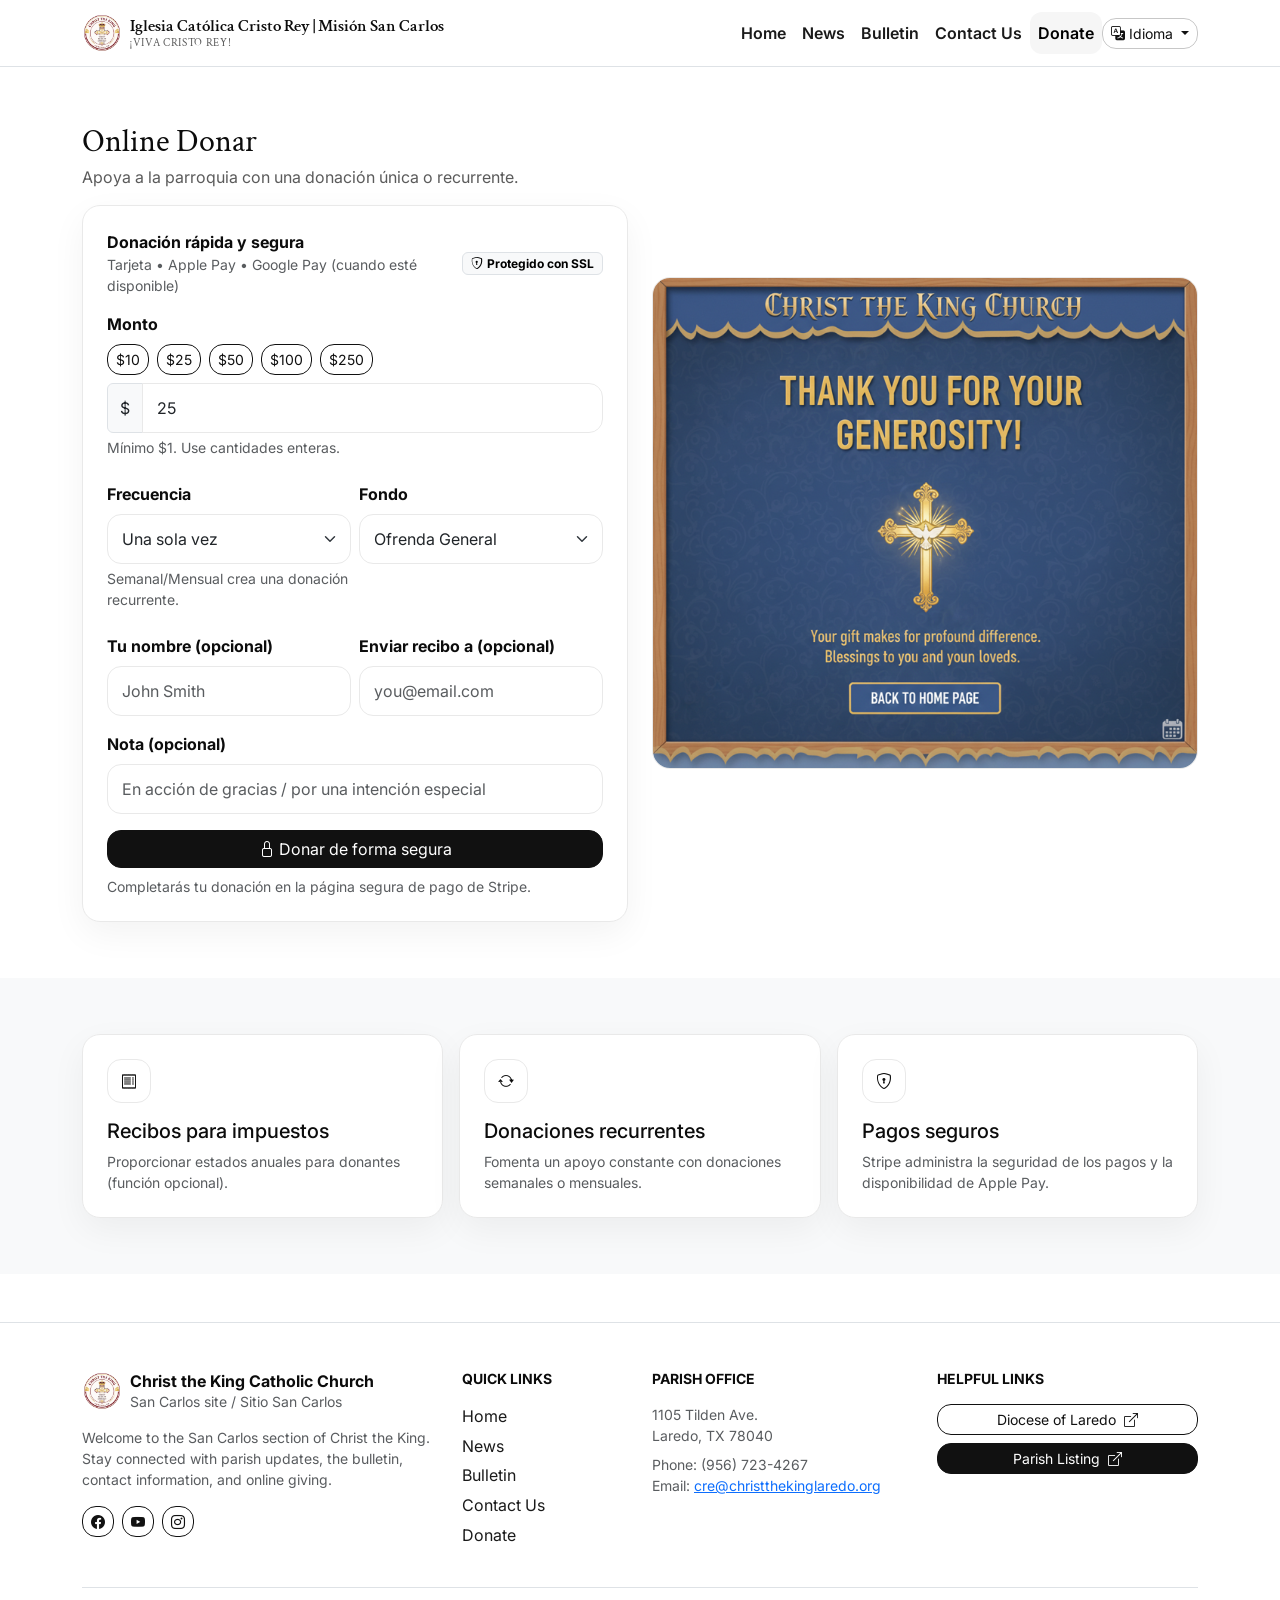
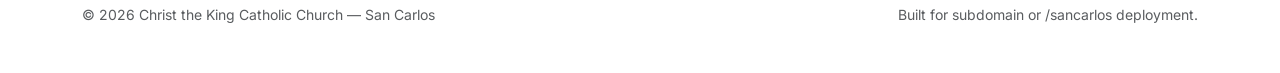
<file: giving.html>
<!DOCTYPE html>

<html lang="es">
<head><script>(function(){try{document.documentElement.classList.add('js');var u=new URL(location.href);var l=u.searchParams.get('lang')||localStorage.getItem('ctk_lang');if(!l){l=(navigator.language||'es').toLowerCase().startsWith('en')?'en':'es';}document.documentElement.setAttribute('lang',l);document.documentElement.setAttribute('data-lang',l);}catch(e){}})();</script>
<meta charset="utf-8"/>
<meta content="width=device-width, initial-scale=1" name="viewport"/>
<title data-i18n="pages.giving.t001">Donate • San Carlos • Christ the King Catholic Church</title>
<meta content="Cristo Rey Iglesia Católica en Laredo, TX — horarios de Misa, ministerios, noticias, boletín y donaciones." name="description"/>
<meta content="Iglesia Católica Cristo Rey" property="og:title"/>
<meta content="Bienvenidos. Acompáñanos a Misa, ministerios y vida parroquial." property="og:description"/>
<meta content="website" property="og:type"/>
<meta content="assets/data/church-logo.png" property="og:image"/>
<meta content="summary_large_image" name="twitter:card"/>
<link href="assets/data/church-logo.png" rel="icon" type="image/png"/>
<link href="assets/data/church-logo.png" rel="apple-touch-icon"/>
<link href="https://fonts.googleapis.com" rel="preconnect"/>
<link crossorigin="" href="https://fonts.gstatic.com" rel="preconnect"/>
<link href="https://fonts.googleapis.com/css2?family=Crimson+Text:wght@400;600&amp;family=Inter:wght@400;500;600;700&amp;display=swap" rel="stylesheet"/>
<link href="https://cdn.jsdelivr.net/npm/bootstrap@5.3.3/dist/css/bootstrap.min.css" rel="stylesheet"/>
<link href="https://cdn.jsdelivr.net/npm/bootstrap-icons@1.11.3/font/bootstrap-icons.min.css" rel="stylesheet"/>
<link href="https://cdn.jsdelivr.net/npm/aos@2.3.4/dist/aos.css" rel="stylesheet"/>
<link href="assets/css/styles.css" rel="stylesheet"/><script>
(function () {
  document.documentElement.classList.add("js");
  const SUPPORTED = ["es","en"];
  function getUrlLang(){
    try{
      const u = new URL(window.location.href);
      const l = (u.searchParams.get("lang") || "").toLowerCase();
      return SUPPORTED.includes(l) ? l : null;
    }catch(e){ return null; }
  }
  let lang = getUrlLang() || localStorage.getItem("ctk_lang") || "es";
  if (!SUPPORTED.includes(lang)) lang = "es";
  document.documentElement.lang = lang;
  document.documentElement.setAttribute("data-lang", lang);
})();
</script>

<script defer="defer" src="assets/js/i18n.js"></script></head>
<body>
<nav class="navbar navbar-expand-lg sticky-top navbar-light bg-white border-bottom">
<div class="container flex-column flex-lg-row align-items-stretch align-items-lg-center">
<a class="navbar-brand d-flex align-items-center gap-2 w-100 w-lg-auto" href="index.html">
<img alt="Logo de la Iglesia Católica Cristo Rey" class="brand-logo" data-i18n-alt="alt.brand_logo" height="40" src="assets/data/church-logo.png" width="40"/>
<div class="d-flex flex-column lh-sm">
<span class="brand-title" data-i18n="brand.title">Iglesia Católica Cristo Rey</span>
<small class="brand-subtitle" data-i18n="brand.subtitle">¡Viva Cristo Rey!</small>
</div>
</a>
<div class="nav-controls d-flex align-items-center justify-content-between w-100 w-lg-auto ms-lg-auto order-lg-3 gap-2 mt-2 mt-lg-0">
<button aria-controls="navMain" aria-expanded="false" aria-label="Alternar navegación" class="navbar-toggler" data-bs-target="#navMain" data-bs-toggle="collapse" data-i18n-aria="pages.giving.ar002" type="button">
<span class="navbar-toggler-icon"></span>
</button>
<div class="dropdown lang-wrap">
<button aria-expanded="false" class="btn btn-outline-dark btn-sm dropdown-toggle" data-bs-toggle="dropdown" type="button" data-bs-display="static">
<i class="bi bi-translate me-1"></i><span data-i18n="nav.language">Idioma</span>
</button>
<ul class="dropdown-menu dropdown-menu-end shadow-sm">
<li><button class="dropdown-item d-flex align-items-center gap-2" data-set-lang="es" type="button"><i class="bi bi-check2 d-none lang-check" data-lang-check="es"></i><span data-i18n="lang.es">Español</span></button></li>
<li><button class="dropdown-item d-flex align-items-center gap-2" data-set-lang="en" type="button"><i class="bi bi-check2 d-none lang-check" data-lang-check="en"></i><span data-i18n="lang.en">Inglés</span></button></li>
</ul>
</div>
</div>
<div class="collapse navbar-collapse order-lg-2" id="navMain">
<ul class="navbar-nav ms-auto mb-2 mb-lg-0"><li class="nav-item"><a class="nav-link" href="index.html">Home</a></li><li class="nav-item"><a class="nav-link" href="news.html">News</a></li><li class="nav-item"><a class="nav-link" href="bulletin.html">Bulletin</a></li><li class="nav-item"><a class="nav-link" href="contact.html">Contact Us</a></li><li class="nav-item"><a aria-current="page" class="nav-link active" href="giving.html">Donate</a></li></ul>

</div>
</div>
</nav>
<section class="section">
<div class="container">
<div class="row align-items-center g-4">
<div class="col-lg-6" data-aos="fade-right">
<h1 class="section-title" data-i18n="pages.giving.t003">Online Donar</h1>
<p class="section-lead" data-i18n="pages.giving.t004">Apoya a la parroquia con una donación única o recurrente.</p>
<div class="card-soft p-4 mt-3">
<div class="d-flex justify-content-between align-items-center">
<div>
<div class="fw-bold" data-i18n="pages.giving.t005">Donación rápida y segura</div>
<div class="text-muted small" data-i18n="pages.giving.t006">Tarjeta • Apple Pay • Google Pay (cuando esté disponible)</div>
</div>
<div class="badge text-bg-light border"><i class="bi bi-shield-lock me-1"></i><span data-i18n="pages.giving.auto_protegido_con_ssl">Protegido con SSL</span></div>
</div>
<div class="mt-3">
<label class="form-label fw-bold" data-i18n="pages.giving.t007">Monto</label>
<div class="d-flex flex-wrap gap-2 mb-2">
<button class="btn btn-outline-dark btn-sm amount-btn" data-amount="10" data-i18n="pages.giving.t008" type="button">$10</button>
<button class="btn btn-outline-dark btn-sm amount-btn" data-amount="25" data-i18n="pages.giving.t009" type="button">$25</button>
<button class="btn btn-outline-dark btn-sm amount-btn" data-amount="50" data-i18n="pages.giving.t010" type="button">$50</button>
<button class="btn btn-outline-dark btn-sm amount-btn" data-amount="100" data-i18n="pages.giving.t011" type="button">$100</button>
<button class="btn btn-outline-dark btn-sm amount-btn" data-amount="250" data-i18n="pages.giving.t012" type="button">$250</button>
</div>
<div class="input-group">
<span class="input-group-text">$</span>
<input class="form-control" data-i18n-placeholder="pages.giving.ph013" id="donationAmount" min="1" placeholder="25" step="1" type="number" value="25"/>
</div>
<div class="text-muted small mt-1" data-i18n="pages.giving.t014">Mínimo $1. Use cantidades enteras.</div>
</div>
<div class="row g-2 mt-3">
<div class="col-md-6">
<label class="form-label fw-bold" data-i18n="pages.giving.t015">Frecuencia</label>
<select class="form-select" id="donationFrequency">
<option data-i18n="pages.giving.t016" selected="" value="one_time">Una sola vez</option>
<option data-i18n="pages.giving.t017" value="weekly">Semanal</option>
<option data-i18n="pages.giving.t018" value="monthly">Mensual</option>
</select>
<div class="text-muted small mt-1" data-i18n="pages.giving.t019">Semanal/Mensual crea una donación recurrente.</div>
</div>
<div class="col-md-6">
<label class="form-label fw-bold" data-i18n="pages.giving.t020">Fondo</label>
<select class="form-select" id="donationFund">
<option data-i18n="pages.giving.t021" selected="">Ofrenda General</option>
<option data-i18n="pages.giving.t022">Fondo de Construcción</option>
<option data-i18n="pages.giving.t023">Caridad / Alcance Comunitario</option>
</select>
</div>
</div>
<div class="row g-2 mt-3">
<div class="col-md-6">
<label class="form-label fw-bold" data-i18n="pages.giving.t024">Tu nombre (opcional)</label>
<input class="form-control" data-i18n-placeholder="pages.giving.ph025" id="donorName" placeholder="John Smith" type="text"/>
</div>
<div class="col-md-6">
<label class="form-label fw-bold" data-i18n="pages.giving.t026">Enviar recibo a (opcional)</label>
<input class="form-control" data-i18n-placeholder="pages.giving.ph027" id="donorEmail" placeholder="you@email.com" type="email"/>
</div>
</div>
<div class="mt-3">
<label class="form-label fw-bold" data-i18n="pages.giving.t028">Nota (opcional)</label>
<input class="form-control" data-i18n-placeholder="pages.giving.ph029" id="donationNote" placeholder="En acción de gracias / por una intención especial" type="text"/>
</div>
<div class="alert alert-danger mt-3 d-none" id="giveAlert" role="alert"></div>
<button class="btn btn-dark w-100 mt-3" data-give-mode="checkout" id="giveNowBtn">
<i class="bi bi-lock me-1"></i><span data-i18n="pages.giving.auto_donar_de_forma_segura">Donar de forma segura</span></button>
<small class="text-muted d-block mt-2" data-i18n="pages.giving.t030">Completarás tu donación en la página segura de pago de
              Stripe.</small>
</div>
</div>
<div class="col-lg-6" data-aos="fade-left">
<img alt="Donar" class="media-img" data-i18n-alt="alt.giving" src="assets/data/donation/donation-img-01.png"/>
</div>
</div>
</div>
</section>
<section class="section bg-light">
<div class="container">
<div class="row g-3">
<div class="col-md-4" data-aos="zoom-in">
<div class="card-soft p-4 h-100">
<div class="icon-pill mb-3"><i class="bi bi-receipt"></i></div>
<h3 class="h5" data-i18n="pages.giving.t031">Recibos para impuestos</h3>
<p class="small text-muted mb-0" data-i18n="pages.giving.t032">Proporcionar estados anuales para donantes (función opcional).</p>
</div>
</div>
<div class="col-md-4" data-aos="zoom-in" data-aos-delay="80">
<div class="card-soft p-4 h-100">
<div class="icon-pill mb-3"><i class="bi bi-arrow-repeat"></i></div>
<h3 class="h5" data-i18n="pages.giving.t033">Donaciones recurrentes</h3>
<p class="small text-muted mb-0" data-i18n="pages.giving.t034">Fomenta un apoyo constante con donaciones semanales o mensuales.</p>
</div>
</div>
<div class="col-md-4" data-aos="zoom-in" data-aos-delay="160">
<div class="card-soft p-4 h-100">
<div class="icon-pill mb-3"><i class="bi bi-shield-lock"></i></div>
<h3 class="h5" data-i18n="pages.giving.t035">Pagos seguros</h3>
<p class="small text-muted mb-0" data-i18n="pages.giving.t036">Stripe administra la seguridad de los pagos y la disponibilidad de Apple
              Pay.</p>
</div>
</div>
</div>
</div>
</section>
<footer class="footer mt-5 border-top">
<div class="container py-5">
<div class="row g-4">
<div class="col-lg-4">
<div class="d-flex align-items-center gap-2 mb-3">
<img alt="Christ the King Catholic Church logo" class="brand-logo" height="40" src="assets/data/church-logo.png" width="40"/>
<div class="lh-sm">
<div class="fw-bold">Christ the King Catholic Church</div>
<small class="text-muted">San Carlos site / Sitio San Carlos</small>
</div>
</div>
<p class="text-muted small mb-3">Welcome to the San Carlos section of Christ the King. Stay connected with parish updates, the bulletin, contact information, and online giving.</p>
<div class="d-flex gap-2 flex-wrap">
<a aria-label="Facebook" class="social btn btn-outline-dark btn-sm" href="https://www.facebook.com/share/16rQ1C52ZN/?mibextid=wwXIfr"><i class="bi bi-facebook"></i></a>
<a aria-label="YouTube" class="social btn btn-outline-dark btn-sm" href="https://www.youtube.com/@ChristTheKingLaredoTX"><i class="bi bi-youtube"></i></a>
<a aria-label="Instagram" class="social btn btn-outline-dark btn-sm" href="https://www.instagram.com/christthekinglaredo?igsh=MzJka3QwM2VocGp4"><i class="bi bi-instagram"></i></a>
</div>
</div>
<div class="col-6 col-lg-2">
<h6 class="text-uppercase small fw-bold mb-3">Quick Links</h6>
<ul class="list-unstyled footer-list">
<li><a class="footer-link" href="index.html">Home</a></li>
<li><a class="footer-link" href="news.html">News</a></li>
<li><a class="footer-link" href="bulletin.html">Bulletin</a></li>
<li><a class="footer-link" href="contact.html">Contact Us</a></li>
<li><a class="footer-link" href="giving.html">Donate</a></li>
</ul>
</div>
<div class="col-6 col-lg-3">
<h6 class="text-uppercase small fw-bold mb-3">Parish Office</h6>
<p class="small text-muted mb-2">1105 Tilden Ave.<br/>Laredo, TX 78040</p>
<p class="small text-muted mb-0">Phone: (956) 723-4267<br/>Email: <a href="mailto:cre@christthekinglaredo.org">cre@christthekinglaredo.org</a></p>
</div>
<div class="col-lg-3">
<h6 class="text-uppercase small fw-bold mb-3">Helpful Links</h6>
<div class="d-grid gap-2">
<a class="btn btn-outline-dark btn-sm" href="https://dioceseoflaredo.org/" rel="noopener" target="_blank">Diocese of Laredo <i class="bi bi-box-arrow-up-right ms-1"></i></a>
<a class="btn btn-dark btn-sm" href="https://discovermass.com/church/christ-the-king-laredo-tx/" rel="noopener" target="_blank">Parish Listing <i class="bi bi-box-arrow-up-right ms-1"></i></a>
</div>
</div>
</div>
<div class="d-flex flex-column flex-md-row justify-content-between align-items-start align-items-md-center gap-2 small mt-4 pt-3 border-top">
<div class="text-muted">© 2026 Christ the King Catholic Church — San Carlos</div>
<div class="text-muted">Built for subdomain or /sancarlos deployment.</div>
</div>
</div>
</footer>
<script src="https://cdn.jsdelivr.net/npm/bootstrap@5.3.3/dist/js/bootstrap.bundle.min.js"></script>
<script src="https://cdn.jsdelivr.net/npm/aos@2.3.4/dist/aos.js"></script>
<script src="assets/js/main.js"></script>
<script>
    (function () {
      // IMPORTANT: GitHub Pages frontend -> Netlify backend
      const BACKEND_BASE = 'https://christ-the-king-stripe-server.netlify.app';

      const btn = document.getElementById('giveNowBtn');
      if (!btn) return;

      const alertBox = document.getElementById('giveAlert');
      const amountInput = document.getElementById('donationAmount');
      const freqSelect = document.getElementById('donationFrequency');
      const fundSelect = document.getElementById('donationFund');
      const donorName = document.getElementById('donorName');
      const donorEmail = document.getElementById('donorEmail');
      const noteInput = document.getElementById('donationNote');

      const t = (k, f = "") => (window.CTK_I18N ? window.CTK_I18N.t(k, f) : (f || ""));

      let lastErrorKey = null;
      let lastErrorFallback = "";

      function showError(msg) {
        if (!alertBox) return;
        alertBox.textContent = msg;
        alertBox.classList.remove('d-none');
      }


      function showErrorKey(key, fallback) {
        lastErrorKey = key;
        lastErrorFallback = fallback || "";
        showError(t(key, fallback));
      }

      // If user changes language after an error is shown, refresh it.
      window.addEventListener('ctk:langchange', () => {
        if (lastErrorKey && alertBox && !alertBox.classList.contains('d-none')) {
          alertBox.textContent = t(lastErrorKey, lastErrorFallback);
        }
      });

      function clearError() {
        if (!alertBox) return;
        alertBox.classList.add('d-none');
        alertBox.textContent = '';
        lastErrorKey = null;
        lastErrorFallback = '';
      }

      // If user came back from cancel
      const qs = new URLSearchParams(window.location.search);
      if (qs.get('canceled') === '1') {
        showErrorKey('js.giving.checkout_canceled', 'Checkout canceled — you can try again whenever you’re ready.');
      }

      // Quick amount buttons
      document.querySelectorAll('.amount-btn').forEach(b => {
        b.addEventListener('click', () => {
          amountInput.value = b.getAttribute('data-amount') || amountInput.value;
          clearError();
        });
      });

      btn.addEventListener('click', async (e) => {
        e.preventDefault();
        clearError();

        const amount = Number(amountInput.value);
        if (!Number.isFinite(amount) || amount < 1) {
          showErrorKey('js.giving.invalid_amount', 'Please enter a valid amount (minimum $1).');
          return;
        }

        btn.disabled = true;
        const original = btn.innerHTML;
        btn.innerHTML = `<span class="spinner-border spinner-border-sm me-2" role="status" aria-hidden="true"></span>${t('js.giving.redirecting', 'Redirecting…')}`;

        try {
          const res = await fetch(`${BACKEND_BASE}/.netlify/functions/create-checkout-session`, {
            method: 'POST',
            headers: { 'Content-Type': 'application/json' },
            body: JSON.stringify({
              amount,
              currency: 'usd',
              frequency: freqSelect.value,   // one_time | weekly | monthly
              fund: fundSelect.value,
              donorName: donorName.value,
              donorEmail: donorEmail.value,
              note: noteInput.value
            })
          });

          const data = await res.json().catch(() => ({}));
          if (!res.ok || data.error) {
            const e = new Error(t('js.giving.err_start', 'Could not start checkout. Please try again.'));
            e.__ctk = true;
            throw e;
          }
          if (!data.url) {
            const e = new Error(t('js.giving.err_missing_url', 'Missing checkout URL from server.'));
            e.__ctk = true;
            throw e;
          }

          window.location.href = data.url;
        } catch (err) {
          console.error(err);
          if (err && err.__ctk) {
            showError(err.message);
          } else {
            showError(t('js.giving.err_generic', 'Something went wrong. Please try again.'));
          }
          btn.disabled = false;
          btn.innerHTML = original;
        }
      });
    })();
  </script>
<!-- -->
</body>
</html>
</file>
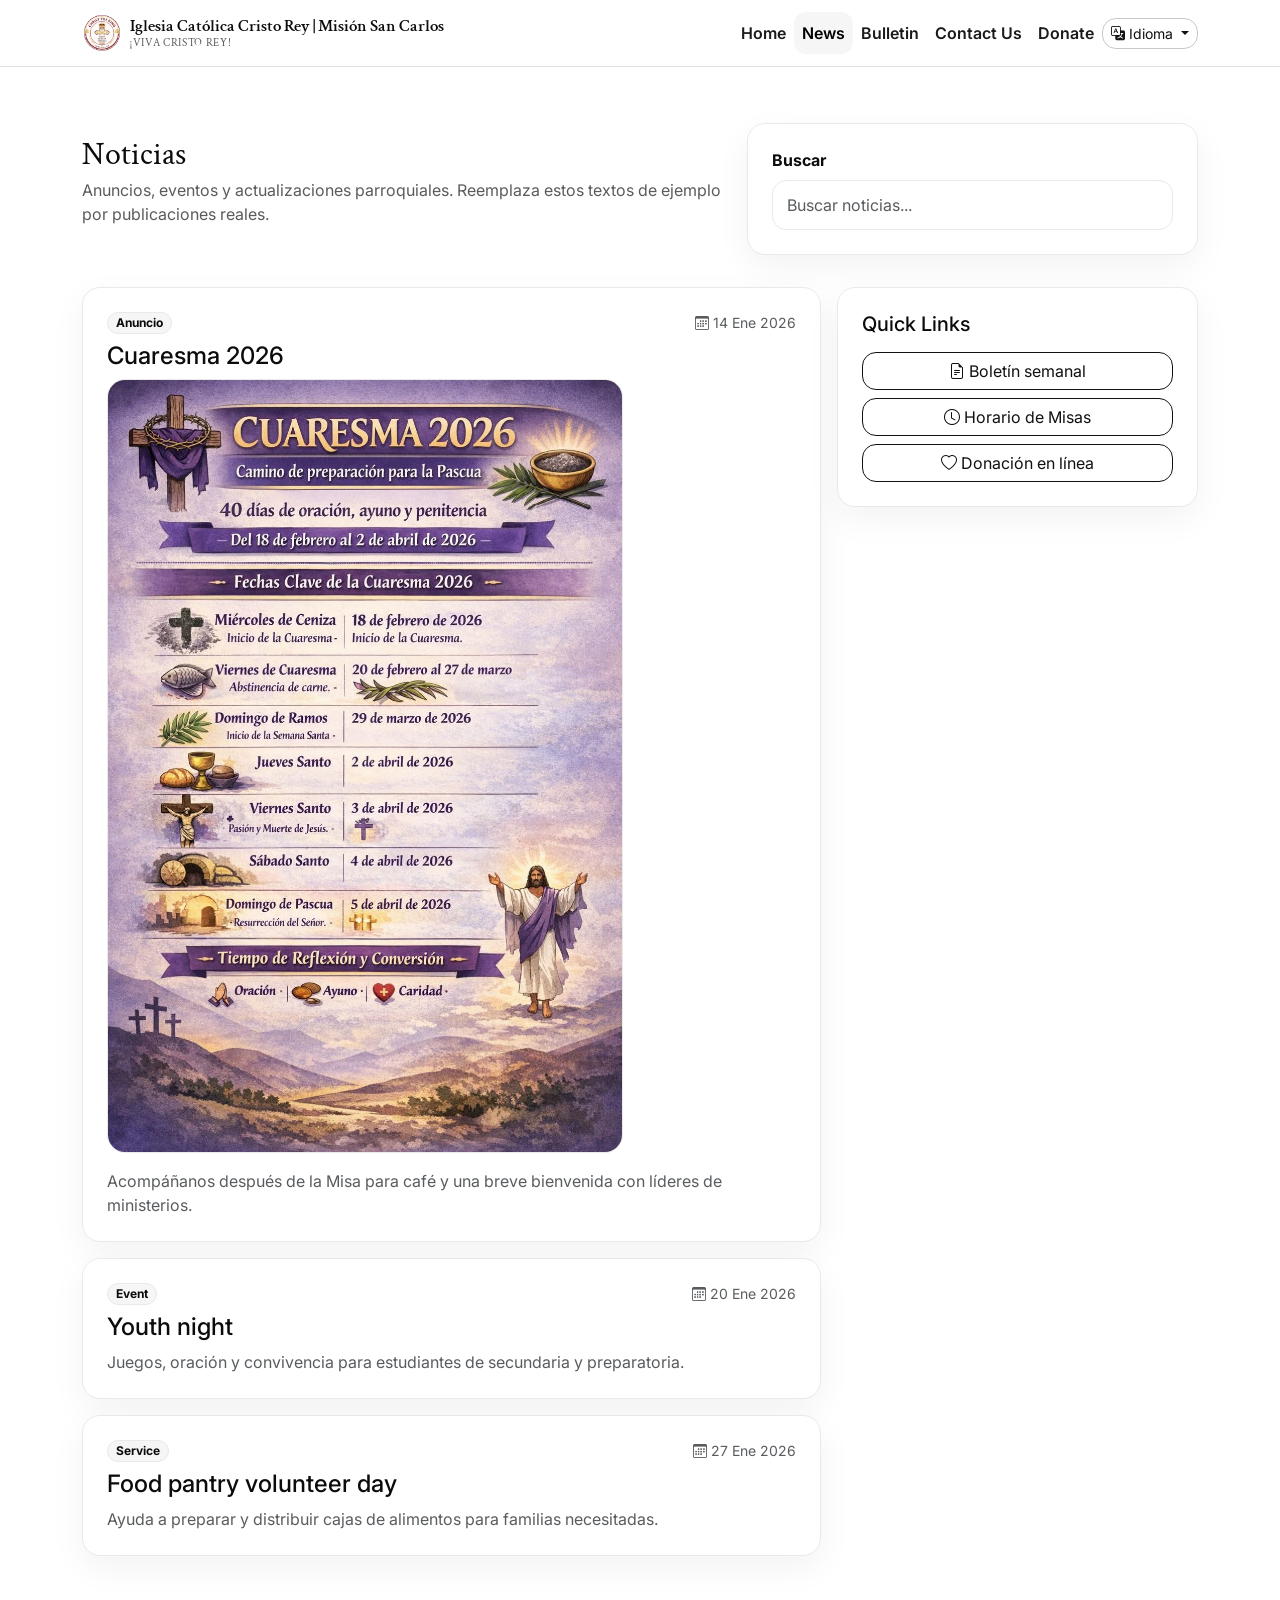
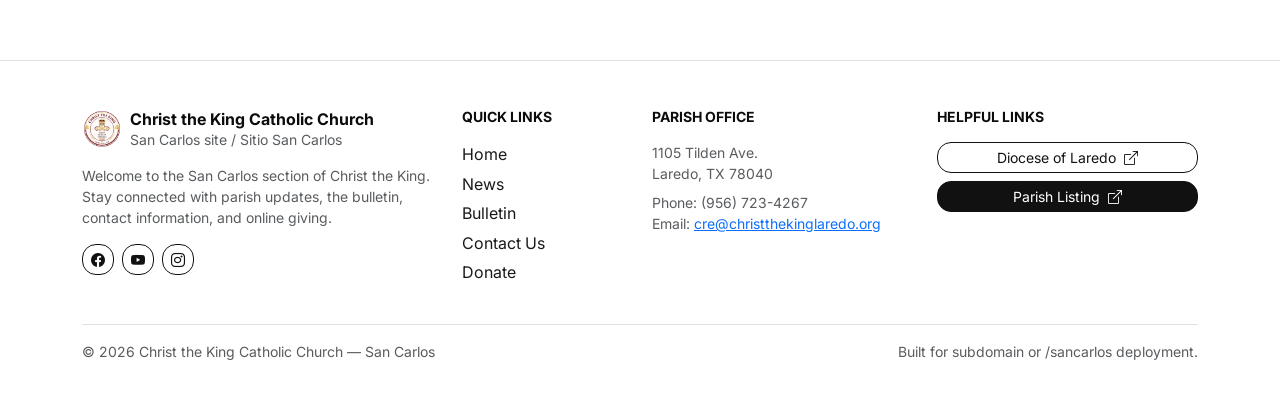
<file: news.html>
<!DOCTYPE html>

<html lang="es">
<head><script>(function(){try{document.documentElement.classList.add('js');var u=new URL(location.href);var l=u.searchParams.get('lang')||localStorage.getItem('ctk_lang');if(!l){l=(navigator.language||'es').toLowerCase().startsWith('en')?'en':'es';}document.documentElement.setAttribute('lang',l);document.documentElement.setAttribute('data-lang',l);}catch(e){}})();</script>
<meta charset="utf-8"/>
<meta content="width=device-width, initial-scale=1" name="viewport"/>
<title data-i18n="pages.news.t001">Noticias • Iglesia Católica Cristo Rey</title>
<meta content="Cristo Rey Iglesia Católica en Laredo, TX — horarios de Misa, ministerios, noticias, boletín y donaciones." name="description"/>
<meta content="Iglesia Católica Cristo Rey" property="og:title"/>
<meta content="Bienvenidos. Acompáñanos a Misa, ministerios y vida parroquial." property="og:description"/>
<meta content="website" property="og:type"/>
<meta content="assets/data/church-logo.png" property="og:image"/>
<meta content="summary_large_image" name="twitter:card"/>
<link href="assets/data/church-logo.png" rel="icon" type="image/png"/>
<link href="assets/data/church-logo.png" rel="apple-touch-icon"/>
<link href="https://fonts.googleapis.com" rel="preconnect"/>
<link crossorigin="" href="https://fonts.gstatic.com" rel="preconnect"/>
<link href="https://fonts.googleapis.com/css2?family=Crimson+Text:wght@400;600&amp;family=Inter:wght@400;500;600;700&amp;display=swap" rel="stylesheet"/>
<link href="https://cdn.jsdelivr.net/npm/bootstrap@5.3.3/dist/css/bootstrap.min.css" rel="stylesheet"/>
<link href="https://cdn.jsdelivr.net/npm/bootstrap-icons@1.11.3/font/bootstrap-icons.min.css" rel="stylesheet"/>
<link href="https://cdn.jsdelivr.net/npm/aos@2.3.4/dist/aos.css" rel="stylesheet"/>
<link href="assets/css/styles.css" rel="stylesheet"/><script>
(function () {
  document.documentElement.classList.add("js");
  const SUPPORTED = ["es","en"];
  function getUrlLang(){
    try{
      const u = new URL(window.location.href);
      const l = (u.searchParams.get("lang") || "").toLowerCase();
      return SUPPORTED.includes(l) ? l : null;
    }catch(e){ return null; }
  }
  let lang = getUrlLang() || localStorage.getItem("ctk_lang") || "es";
  if (!SUPPORTED.includes(lang)) lang = "es";
  document.documentElement.lang = lang;
  document.documentElement.setAttribute("data-lang", lang);
})();
</script>

<script defer="defer" src="assets/js/i18n.js"></script></head>
<body>
<nav class="navbar navbar-expand-lg sticky-top navbar-light bg-white border-bottom">
<div class="container flex-column flex-lg-row align-items-stretch align-items-lg-center">
<a class="navbar-brand d-flex align-items-center gap-2 w-100 w-lg-auto" href="index.html">
<img alt="Logo de la Iglesia Católica Cristo Rey" class="brand-logo" data-i18n-alt="alt.brand_logo" height="40" src="assets/data/church-logo.png" width="40"/>
<div class="d-flex flex-column lh-sm">
<span class="brand-title" data-i18n="brand.title">Iglesia Católica Cristo Rey</span>
<small class="brand-subtitle" data-i18n="brand.subtitle">¡Viva Cristo Rey!</small>
</div>
</a>
<div class="nav-controls d-flex align-items-center justify-content-between w-100 w-lg-auto ms-lg-auto order-lg-3 gap-2 mt-2 mt-lg-0">
<button aria-controls="navMain" aria-expanded="false" aria-label="Alternar navegación" class="navbar-toggler" data-bs-target="#navMain" data-bs-toggle="collapse" data-i18n-aria="pages.news.ar002" type="button">
<span class="navbar-toggler-icon"></span>
</button>
<div class="dropdown lang-wrap">
<button aria-expanded="false" class="btn btn-outline-dark btn-sm dropdown-toggle" data-bs-toggle="dropdown" type="button" data-bs-display="static">
<i class="bi bi-translate me-1"></i><span data-i18n="nav.language">Idioma</span>
</button>
<ul class="dropdown-menu dropdown-menu-end shadow-sm">
<li><button class="dropdown-item d-flex align-items-center gap-2" data-set-lang="es" type="button"><i class="bi bi-check2 d-none lang-check" data-lang-check="es"></i><span data-i18n="lang.es">Español</span></button></li>
<li><button class="dropdown-item d-flex align-items-center gap-2" data-set-lang="en" type="button"><i class="bi bi-check2 d-none lang-check" data-lang-check="en"></i><span data-i18n="lang.en">Inglés</span></button></li>
</ul>
</div>
</div>
<div class="collapse navbar-collapse order-lg-2" id="navMain">
<ul class="navbar-nav ms-auto mb-2 mb-lg-0"><li class="nav-item"><a class="nav-link" href="index.html">Home</a></li><li class="nav-item"><a aria-current="page" class="nav-link active" href="news.html">News</a></li><li class="nav-item"><a class="nav-link" href="bulletin.html">Bulletin</a></li><li class="nav-item"><a class="nav-link" href="contact.html">Contact Us</a></li><li class="nav-item"><a class="nav-link" href="giving.html">Donate</a></li></ul>

</div>
</div>
</nav>
<section class="section">
<div class="container">
<div class="row align-items-center g-4">
<div class="col-lg-7" data-aos="fade-right">
<h1 class="section-title" data-i18n="pages.news.t003">Noticias</h1>
<p class="section-lead" data-i18n="pages.news.t004">Anuncios, eventos y actualizaciones parroquiales. Reemplaza estos textos de ejemplo
            por publicaciones reales.</p>
</div>
<div class="col-lg-5" data-aos="fade-left">
<div class="card-soft p-4">
<label class="form-label fw-bold" data-i18n="pages.news.t005">Buscar</label>
<input class="form-control" data-i18n-placeholder="pages.news.ph006" placeholder="Buscar noticias..." type="search"/>
</div>
</div>
</div>
<div class="row g-3 mt-3">
<div class="col-lg-8">
<div class="vstack gap-3">
<article class="card-soft p-4" data-aos="fade-up">
<div class="d-flex justify-content-between flex-wrap gap-2">
<span class="badge badge-soft rounded-pill" data-i18n="pages.news.t007">Anuncio</span>
<span class="small text-muted"><i class="bi bi-calendar3 me-1"></i><span data-i18n="pages.news.auto_jan_14_2026">14 Ene 2026</span></span>
</div>
<h2 class="h4 mt-2 mb-2" data-i18n="pages.news.t008">Cuaresma 2026</h2>
<img alt="Cuaresma 2026" class="media-img mb-3 w-75 object-fit-cover" data-i18n-alt="alt.lent_2026" src="assets/data/news/Cuaresma-2026.jpeg"/>
<p class="text-muted mb-0" data-i18n="pages.news.t009">Acompáñanos después de la Misa para café y una breve bienvenida con líderes de
                ministerios.</p>
</article>
<article class="card-soft p-4" data-aos="fade-up" data-aos-delay="80">
<div class="d-flex justify-content-between flex-wrap gap-2">
<span class="badge badge-soft rounded-pill" data-i18n="pages.news.t010">Event</span>
<span class="small text-muted"><i class="bi bi-calendar3 me-1"></i><span data-i18n="pages.news.auto_jan_20_2026">20 Ene 2026</span></span>
</div>
<h2 class="h4 mt-2 mb-2" data-i18n="pages.news.t011">Youth night</h2>
<p class="text-muted mb-0" data-i18n="pages.news.t012">Juegos, oración y convivencia para estudiantes de secundaria y preparatoria.</p>
</article>
<article class="card-soft p-4" data-aos="fade-up" data-aos-delay="160">
<div class="d-flex justify-content-between flex-wrap gap-2">
<span class="badge badge-soft rounded-pill" data-i18n="pages.news.t013">Service</span>
<span class="small text-muted"><i class="bi bi-calendar3 me-1"></i><span data-i18n="pages.news.auto_jan_27_2026">27 Ene 2026</span></span>
</div>
<h2 class="h4 mt-2 mb-2" data-i18n="pages.news.t014">Food pantry volunteer day</h2>
<p class="text-muted mb-0" data-i18n="pages.news.t015">Ayuda a preparar y distribuir cajas de alimentos para familias necesitadas.</p>
</article>
</div>
</div>
<aside class="col-lg-4">
<div class="card-soft p-4" data-aos="fade-left">
<h3 class="h5 mb-3" data-i18n="pages.news.t016">Quick Links</h3>
<div class="d-grid gap-2">
<a class="btn btn-outline-dark" href="bulletin.html"><i class="bi bi-file-earmark-text me-1"></i><span data-i18n="pages.news.auto_weekly_bulletin">Boletín semanal</span></a>
<a class="btn btn-outline-dark" href="bulletin.html"><i class="bi bi-clock me-1"></i><span data-i18n="pages.news.auto_horario_de_misas">Horario de Misas</span></a>
<a class="btn btn-outline-dark" href="giving.html"><i class="bi bi-heart me-1"></i><span data-i18n="pages.news.auto_online_giving">Donación en línea</span></a>
</div>
</div>
</aside>
</div>
</div>
</section>
<footer class="footer mt-5 border-top">
<div class="container py-5">
<div class="row g-4">
<div class="col-lg-4">
<div class="d-flex align-items-center gap-2 mb-3">
<img alt="Christ the King Catholic Church logo" class="brand-logo" height="40" src="assets/data/church-logo.png" width="40"/>
<div class="lh-sm">
<div class="fw-bold">Christ the King Catholic Church</div>
<small class="text-muted">San Carlos site / Sitio San Carlos</small>
</div>
</div>
<p class="text-muted small mb-3">Welcome to the San Carlos section of Christ the King. Stay connected with parish updates, the bulletin, contact information, and online giving.</p>
<div class="d-flex gap-2 flex-wrap">
<a aria-label="Facebook" class="social btn btn-outline-dark btn-sm" href="https://www.facebook.com/share/16rQ1C52ZN/?mibextid=wwXIfr"><i class="bi bi-facebook"></i></a>
<a aria-label="YouTube" class="social btn btn-outline-dark btn-sm" href="https://www.youtube.com/@ChristTheKingLaredoTX"><i class="bi bi-youtube"></i></a>
<a aria-label="Instagram" class="social btn btn-outline-dark btn-sm" href="https://www.instagram.com/christthekinglaredo?igsh=MzJka3QwM2VocGp4"><i class="bi bi-instagram"></i></a>
</div>
</div>
<div class="col-6 col-lg-2">
<h6 class="text-uppercase small fw-bold mb-3">Quick Links</h6>
<ul class="list-unstyled footer-list">
<li><a class="footer-link" href="index.html">Home</a></li>
<li><a class="footer-link" href="news.html">News</a></li>
<li><a class="footer-link" href="bulletin.html">Bulletin</a></li>
<li><a class="footer-link" href="contact.html">Contact Us</a></li>
<li><a class="footer-link" href="giving.html">Donate</a></li>
</ul>
</div>
<div class="col-6 col-lg-3">
<h6 class="text-uppercase small fw-bold mb-3">Parish Office</h6>
<p class="small text-muted mb-2">1105 Tilden Ave.<br/>Laredo, TX 78040</p>
<p class="small text-muted mb-0">Phone: (956) 723-4267<br/>Email: <a href="mailto:cre@christthekinglaredo.org">cre@christthekinglaredo.org</a></p>
</div>
<div class="col-lg-3">
<h6 class="text-uppercase small fw-bold mb-3">Helpful Links</h6>
<div class="d-grid gap-2">
<a class="btn btn-outline-dark btn-sm" href="https://dioceseoflaredo.org/" rel="noopener" target="_blank">Diocese of Laredo <i class="bi bi-box-arrow-up-right ms-1"></i></a>
<a class="btn btn-dark btn-sm" href="https://discovermass.com/church/christ-the-king-laredo-tx/" rel="noopener" target="_blank">Parish Listing <i class="bi bi-box-arrow-up-right ms-1"></i></a>
</div>
</div>
</div>
<div class="d-flex flex-column flex-md-row justify-content-between align-items-start align-items-md-center gap-2 small mt-4 pt-3 border-top">
<div class="text-muted">© 2026 Christ the King Catholic Church — San Carlos</div>
<div class="text-muted">Built for subdomain or /sancarlos deployment.</div>
</div>
</div>
</footer>
<script src="https://cdn.jsdelivr.net/npm/bootstrap@5.3.3/dist/js/bootstrap.bundle.min.js"></script>
<script src="https://cdn.jsdelivr.net/npm/aos@2.3.4/dist/aos.js"></script>
<script src="assets/js/main.js"></script>
<!-- -->
</body>
</html>
</file>
<file: assets/css/styles.css>
html.js:not(.i18n-ready) body{opacity:0;transition:opacity .15s ease-in;}
html.i18n-ready body{opacity:1;}
:root{
  --ctk-bg: #ffffff;
  --ctk-text: #0c0c0c;
  --ctk-muted: #5b5b5b;
  --ctk-accent: #111111; /* keep dark; headers can be darker */
  --ctk-soft: #f6f6f6;
  --ctk-border: #e9e9e9;
  --ctk-radius: 18px;
}


html{ scroll-behavior: smooth; }
#mapa{ scroll-margin-top: 110px; }
html, body{
  background: var(--ctk-bg);
  color: var(--ctk-text);
  font-family: Inter, system-ui, -apple-system, Segoe UI, Roboto, Arial, sans-serif;
}

.brand-mark{
  width: 38px;
  height: 38px;
  border: 1px solid var(--ctk-border);
  border-radius: 12px;
  background: #fff;
}

.brand-title{
  font-family: "Crimson Text", serif;
  font-weight: 600;
  font-size: 1.05rem;
  color: var(--ctk-text);
}
.brand-subtitle{
  font-family: "Crimson Text", serif;
  letter-spacing: .06em;
  text-transform: uppercase;
  font-size: .70rem;
  color: var(--ctk-muted);
}

.bulletin-img{
  width:75%;
  height:auto;
  border-radius: var(--ctk-radius);
  border: 1px solid var(--ctk-border);
} 

.navbar .nav-link{
  font-weight: 600;
  color: #1a1a1a;
  border-radius: 12px;
  padding: .55rem .8rem;
}
.navbar .nav-link.active,
.navbar .nav-link:hover{
  background: var(--ctk-soft);
}


/* ==============================
   Home: fullscreen hero + overlay navbar
   ============================== */
.page-home{ overflow-x:hidden; }

/* Use fixed navbar only on home */
.page-home .ctk-navbar{
  background: rgba(0,0,0,.28);
  backdrop-filter: blur(12px);
  -webkit-backdrop-filter: blur(12px);
  border-bottom: 1px solid rgba(255,255,255,.16);
  transition: background-color .25s ease, border-color .25s ease, box-shadow .25s ease;
}
.page-home .ctk-navbar .brand-title,
.page-home .ctk-navbar .brand-subtitle,
.page-home .ctk-navbar .nav-link{
  color: #ffffff;
}
.page-home .ctk-navbar .nav-link.active,
.page-home .ctk-navbar .nav-link:hover{
  background: rgba(255,255,255,.12);
}
.page-home .ctk-navbar .navbar-toggler{
  border-color: rgba(255,255,255,.35);
}
.page-home .ctk-navbar .btn-dark{
  background: #ffffff;
  border-color: #ffffff;
  color: #0c0c0c;
}
.page-home .ctk-navbar .btn-outline-dark{
  border-color: rgba(255,255,255,.55);
  color: #ffffff;
}
.page-home .ctk-navbar .btn-outline-dark:hover{
  background: rgba(255,255,255,.14);
}

/* When leaving hero: match the current site look (white bar) */
.page-home .ctk-navbar.nav-scrolled{
  background: #ffffff;
  border-bottom: 1px solid var(--ctk-border);
  box-shadow: 0 10px 30px rgba(0,0,0,.06);
}
.page-home .ctk-navbar.nav-scrolled .brand-title{ color: var(--ctk-text); }
.page-home .ctk-navbar.nav-scrolled .brand-subtitle{ color: var(--ctk-muted); }
.page-home .ctk-navbar.nav-scrolled .nav-link{ color: #1a1a1a; }
.page-home .ctk-navbar.nav-scrolled .nav-link.active,
.page-home .ctk-navbar.nav-scrolled .nav-link:hover{ background: var(--ctk-soft); }
.page-home .ctk-navbar.nav-scrolled .navbar-toggler{ border-color: rgba(0,0,0,.22); }
.page-home .ctk-navbar.nav-scrolled .btn-dark{
  background: #111;
  border-color: #111;
  color: #fff;
}
.page-home .ctk-navbar.nav-scrolled .btn-outline-dark{
  border-color: rgba(0,0,0,.30);
  color: #111;
}
.page-home .ctk-navbar.nav-scrolled .btn-outline-dark:hover{
  background: var(--ctk-soft);
}



/* Mobile navbar collapse panel (so menus are visible on phones) */
@media (max-width: 991.98px){
  .ctk-navbar .navbar-collapse{
    margin-top: .75rem;
    padding: .75rem;
    border-radius: 16px;
    background: #ffffff;
    border: 1px solid var(--ctk-border);
    box-shadow: 0 12px 30px rgba(0,0,0,.10);
  }
  .ctk-navbar .navbar-nav .nav-link{
    border-radius: 12px;
    padding: .6rem .8rem;
  }
  .ctk-navbar .dropdown-menu{
    z-index: 2000;
  }

  /* Home page: while on hero keep a dark glass panel */
  .page-home .ctk-navbar:not(.nav-scrolled) .navbar-collapse{
    background: rgba(0,0,0,.48);
    border: 1px solid rgba(255,255,255,.18);
    box-shadow: 0 18px 40px rgba(0,0,0,.30);
    backdrop-filter: blur(14px);
    -webkit-backdrop-filter: blur(14px);
  }
  .page-home .ctk-navbar:not(.nav-scrolled) .navbar-collapse .nav-link{
    color: #ffffff;
  }
  .page-home .ctk-navbar:not(.nav-scrolled) .navbar-collapse .nav-link:hover,
  .page-home .ctk-navbar:not(.nav-scrolled) .navbar-collapse .nav-link.active{
    background: rgba(255,255,255,.12);
  }
  .page-home .ctk-navbar:not(.nav-scrolled) .navbar-collapse .btn-outline-dark{
    border-color: rgba(255,255,255,.55);
    color: #ffffff;
  }
  .page-home .ctk-navbar:not(.nav-scrolled) .navbar-collapse .btn-outline-dark:hover{
    background: rgba(255,255,255,.14);
  }
}

/* Language dropdown (navbar) */

/* Language button on light navbars (all inner pages) */
.navbar-light .lang-wrap .btn{
  border-color: rgba(0,0,0,.22) !important;
  color: #111 !important;
  background: transparent !important;
}
.navbar-light .lang-wrap .btn:hover{
  background: rgba(0,0,0,.06) !important;
}

.ctk-navbar .lang-wrap .dropdown-menu{
  min-width: 190px;
}
.ctk-navbar .lang-wrap .dropdown-item{
  border-radius: 10px;
}
.ctk-navbar .lang-wrap .dropdown-item:active{
  background: rgba(0,0,0,.06);
  color: inherit;
}
.ctk-navbar .lang-wrap .lang-check{
  width: 1.1rem;
}

/* Home hero: navbar not scrolled (dark glass) */
.page-home .ctk-navbar:not(.nav-scrolled) .lang-wrap .btn{
  border-color: rgba(255,255,255,.55);
  color: #ffffff;
}
.page-home .ctk-navbar:not(.nav-scrolled) .lang-wrap .btn:hover{
  background: rgba(255,255,255,.14);
}

/* Home hero: when scrolled (light) */
.page-home .ctk-navbar.nav-scrolled .lang-wrap .btn{
  border-color: rgba(0,0,0,.22);
  color: #111;
}
.page-home .ctk-navbar.nav-scrolled .lang-wrap .btn:hover{
  background: var(--ctk-soft);
}

/* Fullscreen hero */
.page-home header.hero{
  position: relative;
  min-height: 100vh;
  height: 100vh;
  border-bottom: 1px solid var(--ctk-border);
  background: #000;
}
.page-home header.hero .carousel,
.page-home header.hero .carousel-inner,
.page-home header.hero .carousel-item{
  height: 100vh;
}
.page-home header.hero .carousel-inner{
  border-radius: 0;
  border: 0;
}

.page-home header.hero .carousel-indicators{
  bottom: 58px;
}
.page-home .hero-slide{
  position: relative;
  min-height: 100vh;
  height: 100%;
  display: flex;
  align-items: center;
  background-size: cover;
  background-position: center;
}
.page-home .hero-overlay{
  background: radial-gradient(900px 520px at 50% 38%,
    rgba(0,0,0,.58) 0%,
    rgba(0,0,0,.28) 52%,
    rgba(0,0,0,.62) 100%);
}
.page-home .hero-content{
  padding: clamp(1.5rem, 4vw, 3.25rem);
  max-width: 760px;
}
.page-home .hero-kicker{
  color: rgba(255,255,255,.78);
}
.page-home .hero-quote,
.page-home .hero-ref{
  color: #ffffff;
  text-shadow: 0 10px 30px rgba(0,0,0,.35);
}
.page-home .hero-actions .btn{
  border-radius: 999px;
  padding: .7rem 1.05rem;
}

/* Subtle scroll hint */
.hero-scroll-hint{
  position: absolute;
  left: 50%;
  bottom: 16px;
  transform: translateX(-50%);
  color: rgba(255,255,255,.85);
  font-size: 1.4rem;
  z-index: 5;
  pointer-events: none;
  animation: ctk-bounce 1.6s infinite;
}
@keyframes ctk-bounce{
  0%, 100%{ transform: translateX(-50%) translateY(0); }
  50%{ transform: translateX(-50%) translateY(8px); }
}

@media (max-width: 991.98px){
  .page-home .ctk-navbar{
    background: rgba(0,0,0,.50);
  }
}

.hero{
  border-bottom: 1px solid var(--ctk-border);
  background: linear-gradient(180deg, #fff 0%, #fff 40%, var(--ctk-soft) 100%);
}


/* Full-bleed hero (edge-to-edge) */
.hero{ padding: 0; }
.hero .container-fluid{ padding-left:0; padding-right:0; }
.hero .carousel,
.hero .carousel-inner,
.hero .carousel-item{ width:100%; }
.hero .carousel-inner{ border-radius: 0; border-left: 0; border-right: 0; }
body{ overflow-x:hidden; }
.hero .carousel-inner{
  border-radius: var(--ctk-radius);
  overflow: hidden;
  border: 1px solid var(--ctk-border);
}
.hero-slide{
  min-height: 550px;
  background-size: cover;
  background-position: center;
  position: relative;
}
.hero-overlay{
  position:absolute;
  inset:0;
  background: linear-gradient(90deg, rgba(255,255,255,.92) 0%, rgba(255,255,255,.72) 40%, rgba(255,255,255,.35) 100%);
}
.hero-content{
  position: relative;
  padding: 2.5rem;
  max-width: 680px;
}
.hero-kicker{
  letter-spacing: .12em;
  text-transform: uppercase;
  font-size: .78rem;
  color: var(--ctk-muted);
  font-weight: 700;
}
.hero-quote{
  font-family: "Crimson Text", serif;
  font-size: clamp(1.8rem, 2.8vw, 2.6rem);
  line-height: 1.15;
  margin: .8rem 0 1.2rem;
}
.hero-ref{
  font-weight: 700;
}
.hero-actions .btn{
  border-radius: 999px;
  padding: .65rem 1rem;
}

.section{
  padding: 3.5rem 0;
}

.section.section-features{
  padding-top: 2.75rem;
  padding-bottom: 2.0rem;
}
.section-title{
  font-family: "Crimson Text", serif;
  font-size: 2rem;
  margin-bottom: .25rem;
}
.section-lead{
  color: var(--ctk-muted);
}

.card-soft{
  border: 1px solid var(--ctk-border);
  border-radius: var(--ctk-radius);
  background: #fff;
  box-shadow: 0 12px 35px rgba(0,0,0,.05);
}

.icon-pill{
  width: 44px;
  height: 44px;
  border-radius: 14px;
  border: 1px solid var(--ctk-border);
  display: inline-flex;
  align-items: center;
  justify-content: center;
  background: #fff;
}

.media-img{
  border-radius: var(--ctk-radius);
  border: 1px solid var(--ctk-border);
  width: 100%;
  height: auto;
}

.footer{
  background: #fff;
}
.footer-list li{
  margin-bottom: .35rem;
}
.footer-link{
  color: #1a1a1a;
  text-decoration: none;
}
.footer-link:hover{
  text-decoration: underline;
}

.notice{
  border-left: 4px solid #111;
  background: var(--ctk-soft);
  border-radius: var(--ctk-radius);
  padding: 1rem 1.1rem;
}

/* Home quick links cards */
.feature-card{
  border: 1px solid var(--ctk-border);
  border-radius: 34px;
  background: #fff;
  padding: 2.1rem 1.75rem;
  display: flex;
  flex-direction: column;
  align-items: center;
  text-align: center;
  box-shadow: 0 14px 30px rgba(0,0,0,.06);
}
.feature-icon{
  width: 92px;
  height: 92px;
  border-radius: 20px;
  background: #3f6fb5;
  color: #fff;
  display: inline-flex;
  align-items: center;
  justify-content: center;
  font-size: 2rem;
  border: 1px solid rgba(0,0,0,.18);
  box-shadow: 0 10px 20px rgba(0,0,0,.10);
  margin-bottom: 1.25rem;
}
.feature-title{
  font-family: "Inter", system-ui, -apple-system, Segoe UI, Roboto, Arial, sans-serif;
  font-weight: 800;
  font-size: 2.1rem;
  letter-spacing: -0.02em;
  margin: 0 0 .65rem;
}
.feature-text{
  color: var(--ctk-muted);
  margin: 0 0 1.6rem;
  max-width: 22rem;
}

.feature-card .btn{
  border-radius: 999px;
  padding: .8rem 1.25rem;
  font-weight: 600;
}
@media (max-width: 575.98px){
  .feature-card{ padding: 1.8rem 1.3rem; }
  .feature-icon{ width: 84px; height: 84px; font-size: 1.85rem; }
  .feature-title{ font-size: 1.85rem; }
}

.badge-soft{
  background: var(--ctk-soft);
  border: 1px solid var(--ctk-border);
  color: var(--ctk-text);
}

.form-control, .form-select{
  border-radius: 14px;
  border-color: var(--ctk-border);
  padding: .75rem .9rem;
}
.btn{
  border-radius: 14px;
}
.btn-dark{
  background: #111;
  border-color: #111;
}

/* Testimonies */
.testimonial-card{
  display: flex;
  gap: 1.25rem;
  align-items: flex-start;
  padding: 1.5rem;
}
.testimonial-avatar{
  width: 132px;
  height: 132px;
  border-radius: 999px;
  border: 1px solid var(--ctk-border);
  flex: 0 0 auto;
  object-fit: cover;
}
.testimonial-name{
  font-weight: 700;
  font-size: 1.15rem;
  margin: 0;
}
.testimonial-role{
  color: var(--ctk-muted);
  margin-left: .25rem;
}
.testimonial-text{
  color: var(--ctk-text);
  margin: .5rem 0 0;
}
@media (max-width: 575.98px){
  .testimonial-card{
    flex-direction: column;
    align-items: center;
    text-align: center;
  }
  .testimonial-avatar{
    width: 112px;
    height: 112px;
  }
}
.btn-outline-dark{
  border-color: #111;
  color: #111;
}

.lang-wrap .dropdown-menu{
  min-width: 240px;
}

/* Fix Google translate widget spacing */
.goog-te-gadget{
  font-family: Inter, Arial, sans-serif !important;
}
.goog-te-gadget .goog-te-combo{
  width: 100%;
  padding: .45rem .55rem;
  border-radius: 12px;
  border: 1px solid var(--ctk-border);
}

@media (max-width: 991.98px){
  .hero-content{ padding: 1.5rem; }
  .hero-slide{ min-height: 380px; }
}
@media (max-width: 575.98px){
  .hero-slide{ min-height: 360px; }
  .hero-overlay{
    background: linear-gradient(180deg, rgba(255,255,255,.92) 0%, rgba(255,255,255,.72) 55%, rgba(255,255,255,.45) 100%);
  }
}


/* Sermons page */
.ctk-live-dot{
  width:10px;height:10px;border-radius:999px;
  background: #dc3545; /* bootstrap danger */
  box-shadow: 0 0 0 6px rgba(220,53,69,.12);
}
.bg-soft{ background: var(--ctk-soft); }
.video-card .card-img-top{
  aspect-ratio: 16/9;
  object-fit: cover;
}
.video-card .card-title{
  display:-webkit-box;
  -webkit-line-clamp: 2;
  line-clamp: 2;
  -webkit-box-orient: vertical;
  overflow:hidden;
}


/* Custom church logo */
.brand-logo{
  display:inline-block;
  width:40px;
  height:40px;
  object-fit:contain;
}

/* =========================
   Dirección + Mapa Section
========================= */
.map-info {
  border-radius: 16px;
}

.map-location {
  padding: 14px 0;
  border-bottom: 1px solid rgba(0, 0, 0, 0.08);
}

.map-location:last-child {
  border-bottom: 0;
  padding-bottom: 0;
}

.map-embed {
  border-radius: 16px;
}

.map-iframe {
  width: 100%;
  height: 100%;
  min-height: 420px;
  border: 0;
  display: block;
}

/* Button active state (when switching maps) */
.js-map-btn.is-active {
  filter: brightness(0.95);
  outline: 2px solid rgba(0, 0, 0, 0.15);
  outline-offset: 2px;
}

@media (max-width: 991.98px) {
  .map-iframe {
    min-height: 360px;
  }
}


/* =========================
   Horario de Misas - Photo (Right Side)
========================= */
.mass-times-photo {
  border-radius: 18px;
  object-fit: cover;
  min-height: 520px;
  box-shadow: 0 18px 45px rgba(0,0,0,0.10);
  display: block;
}

@media (max-width: 991.98px) {
  .mass-times-photo {
    min-height: 380px;
  }
}


/* Mobile overflow + dropdown safety */
html, body{
  max-width: 100%;
  overflow-x: hidden;
}

@media (max-width: 575.98px){
  .navbar{
    left: 0;
    right: 0;
  }
  .dropdown-menu{
    max-width: calc(100vw - 24px);
    min-width: 200px;
  }
  .nav-controls{
    padding-left: 0;
    padding-right: 0;
  }
}



/* Desktop navbar layout fixes (San Carlos) */
@media (min-width: 992px){
  .w-lg-auto{ width: auto !important; }
  #siteNavbar .container{
    flex-wrap: nowrap;
  }
  #siteNavbar .navbar-brand{
    width: auto !important;
    white-space: nowrap;
  }
  #siteNavbar .navbar-collapse{
    flex-grow: 1;
  }
  #siteNavbar .navbar-nav{
    flex-wrap: nowrap;
    gap: .25rem;
  }
  #siteNavbar .navbar-nav .nav-link{
    white-space: nowrap;
  }
  #siteNavbar .nav-controls{
    width: auto !important;
    flex: 0 0 auto;
  }
}
</file>
